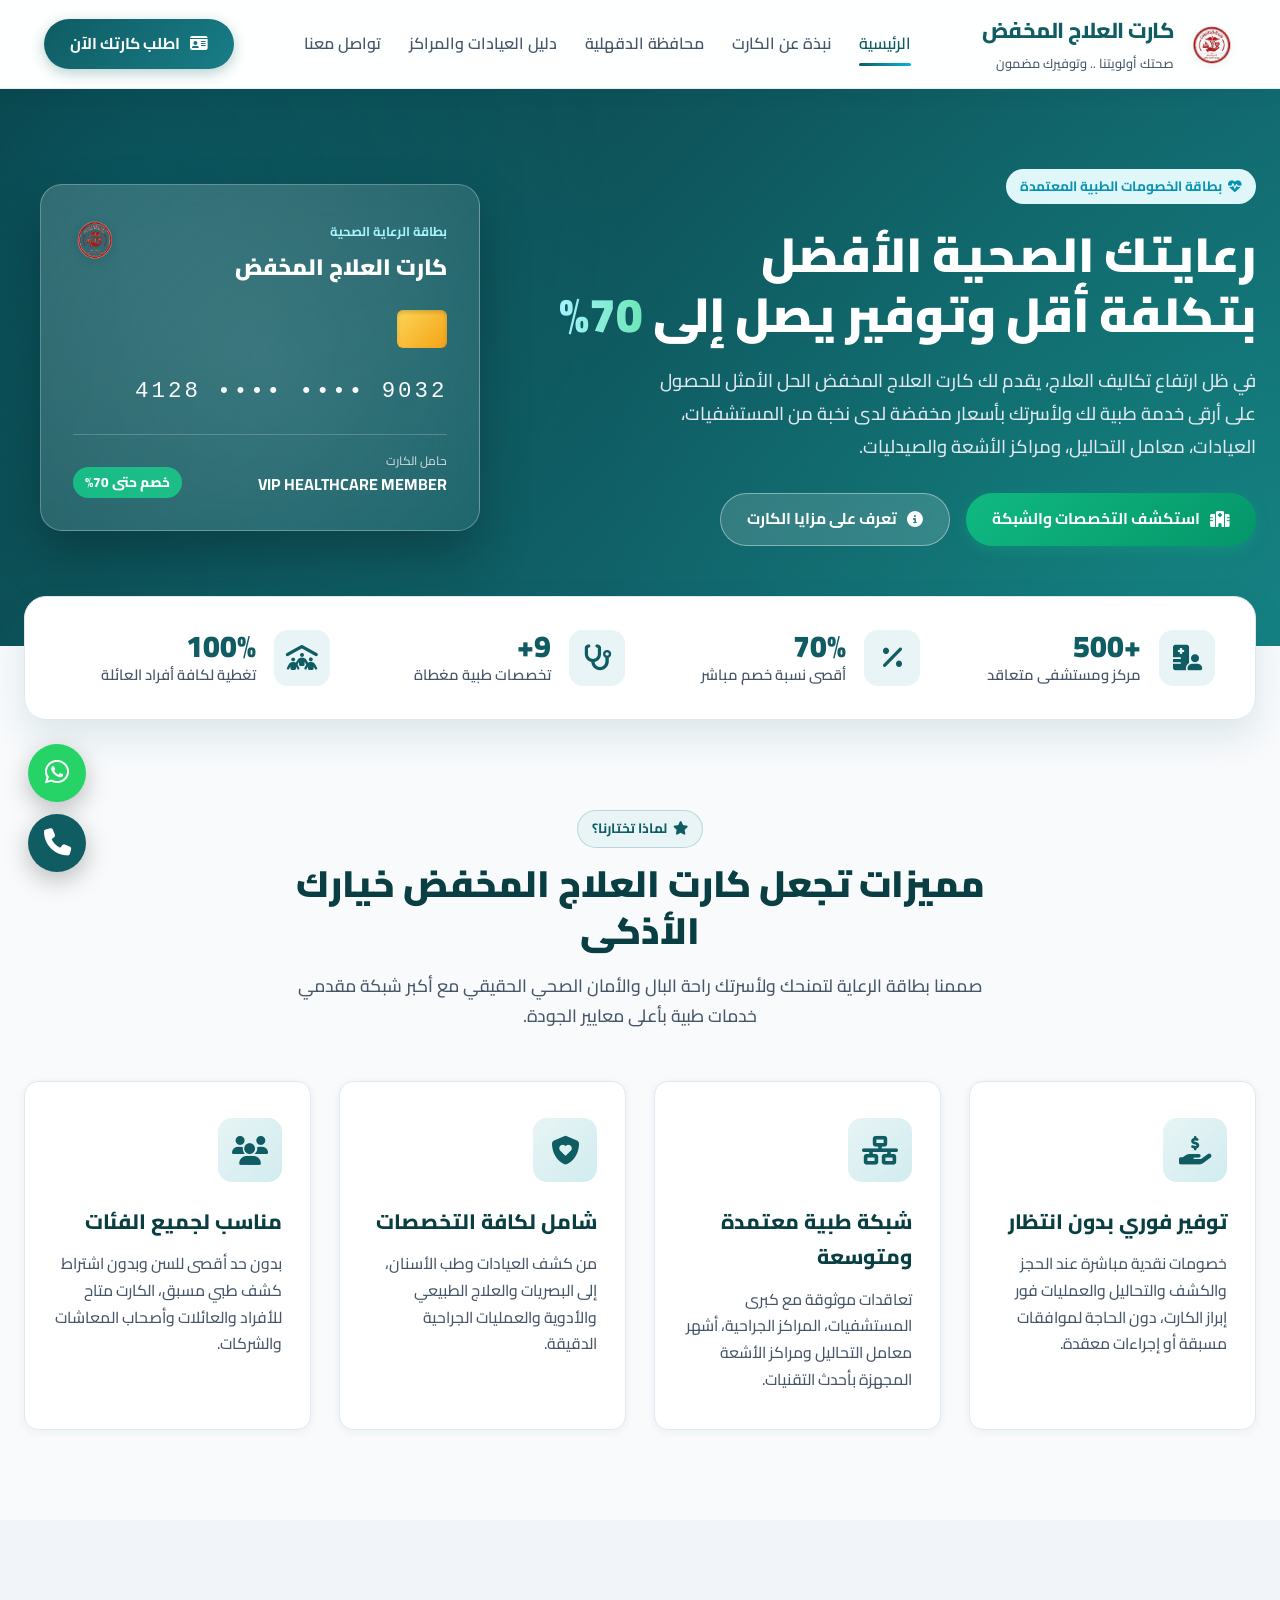
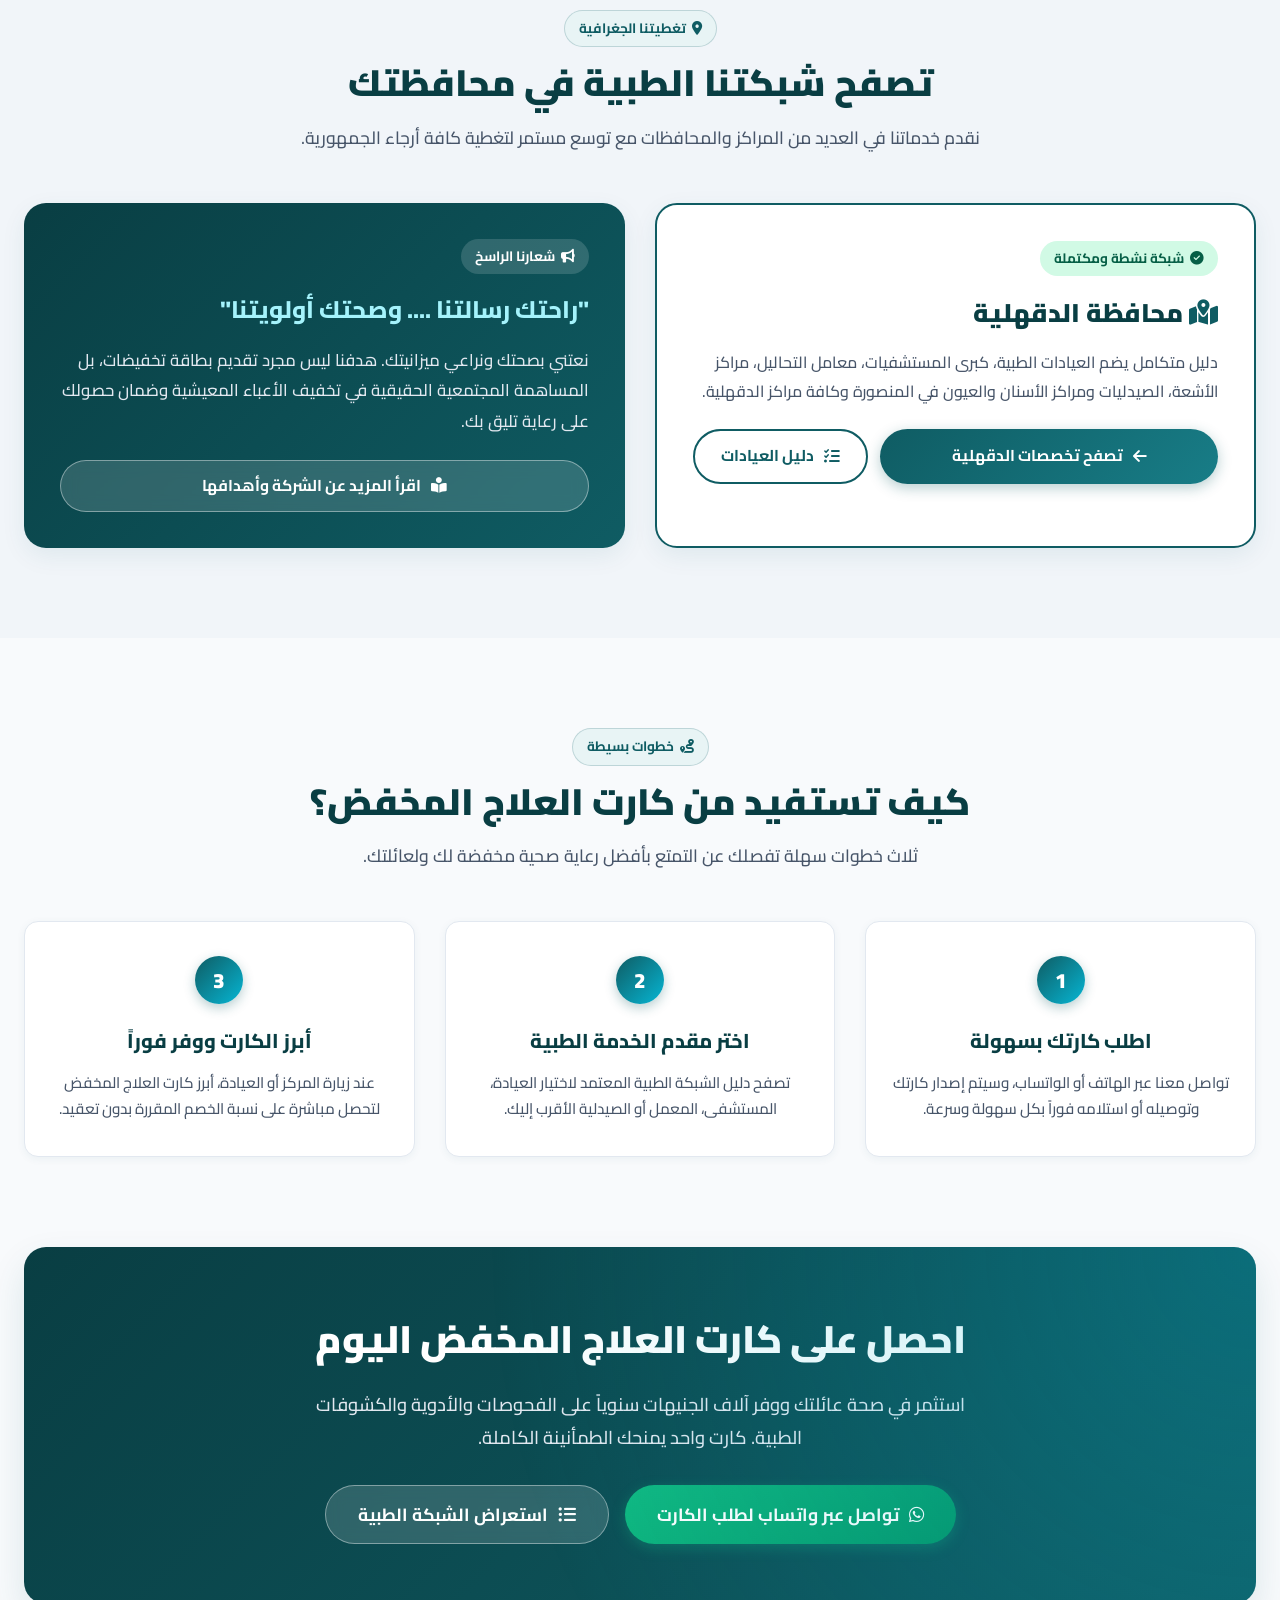
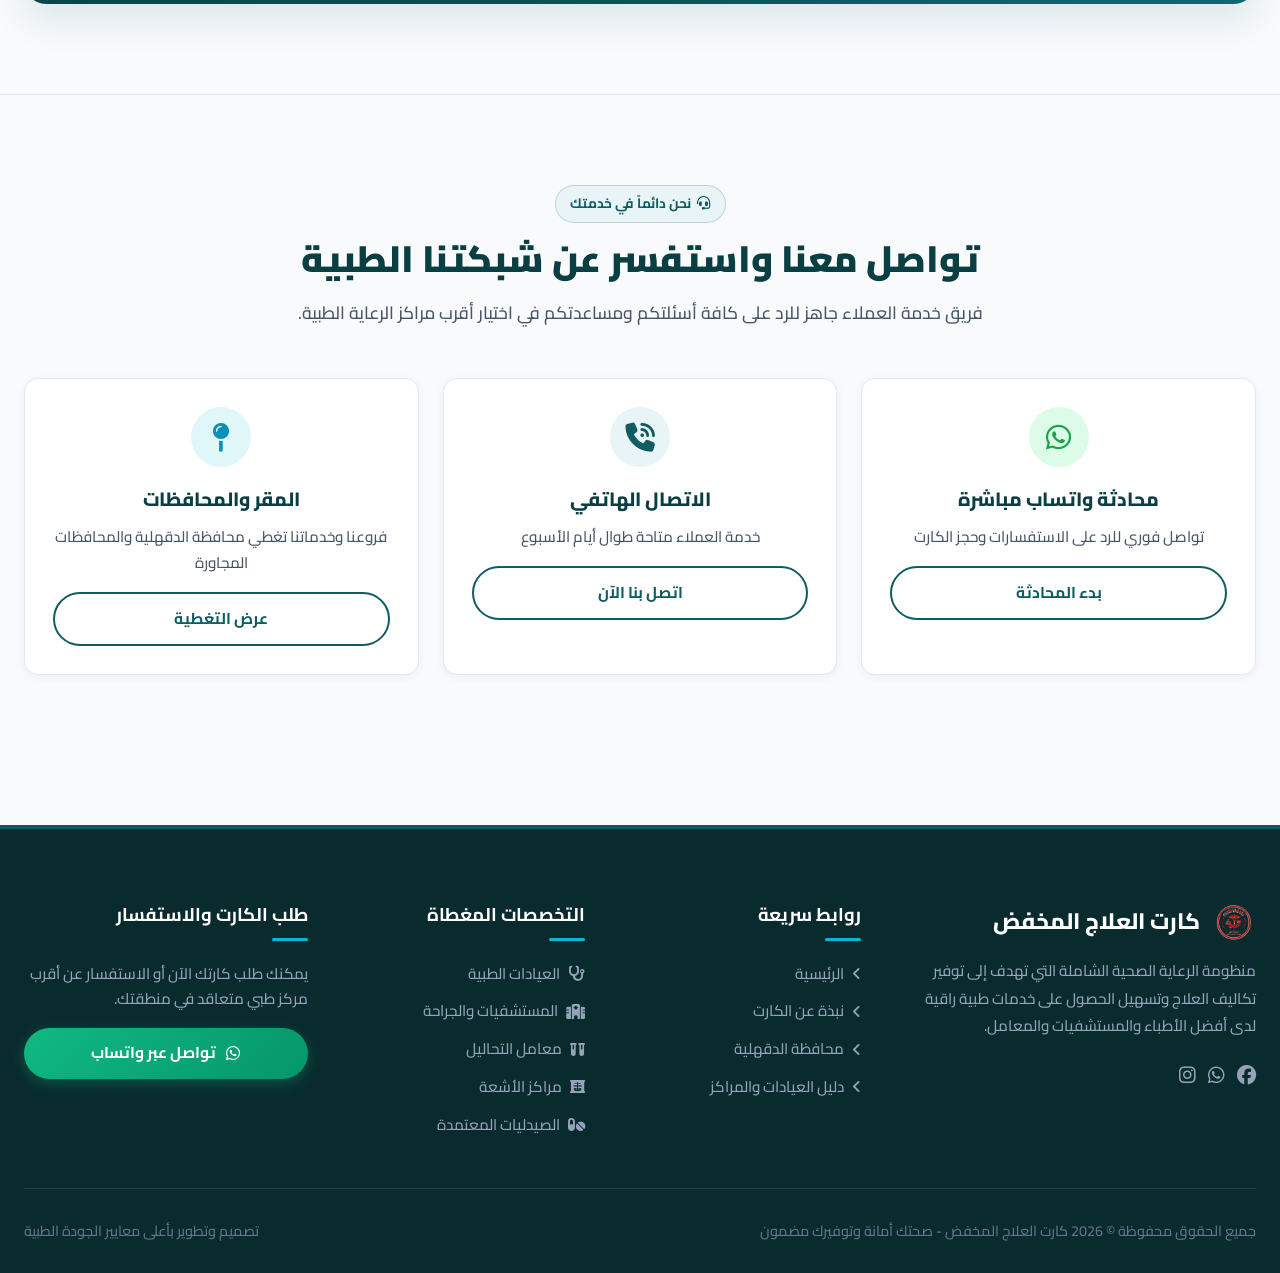
<file: index.html>
<!DOCTYPE html>
<html lang="ar" dir="rtl">
<head>
    <meta charset="UTF-8">
    <meta name="viewport" content="width=device-width, initial-scale=1.0">
    <title>كارت العلاج المخفض | بطاقة الخصومات والرعاية الطبية الشاملة</title>
    <meta name="description" content="كارت العلاج المخفض يوفر لك ولأسرتك خصومات طبية حقيقية تصل إلى 70% في المستشفيات والعيادات ومعامل التحاليل ومراكز الأشعة والصيدليات.">
    
    <!-- Google Fonts: Cairo -->
    <link rel="preconnect" href="https://fonts.googleapis.com">
    <link rel="preconnect" href="https://fonts.gstatic.com" crossorigin>
    <link href="https://fonts.googleapis.com/css2?family=Cairo:wght@400;500;600;700;800;900&display=swap" rel="stylesheet">
    
    <!-- Font Awesome Icons -->
    <link rel="stylesheet" href="https://cdnjs.cloudflare.com/ajax/libs/font-awesome/6.5.1/css/all.min.css">
    
    <!-- Custom Design System -->
    <link rel="stylesheet" href="c.css">
    <link rel="shortcut icon" href="WhatsApp_Image_2026-07-04_at_2.00.04_PM-removebg-preview.png" type="image/png">
</head>
<body>

    <!-- Header & Navigation -->
    <header>
        <nav>
            <a href="index.html" class="brand-wrapper">
                <img src="WhatsApp_Image_2026-07-04_at_2.00.04_PM-removebg-preview.png" alt="شعار كارت العلاج المخفض" class="brand-logo">
                <div>
                    <h1 class="brand-title">كارت العلاج المخفض</h1>
                    <span class="brand-subtitle">صحتك أولويتنا .. وتوفيرك مضمون</span>
                </div>
            </a>
            
            <ul class="nav-links">
                <li><a class="nav-link active" href="index.html">الرئيسية</a></li>
                <li><a class="nav-link" href="w.html">نبذة عن الكارت</a></li>
                <li><a class="nav-link" href="ff.html">محافظة الدقهلية</a></li>
                <li><a class="nav-link" href="rr.html">دليل العيادات والمراكز</a></li>
                <li><a class="nav-link" href="#contact">تواصل معنا</a></li>
            </ul>

            <div class="nav-actions">
                <a href="#order" class="btn btn-primary">
                    <i class="fa-solid fa-id-card"></i> اطلب كارتك الآن
                </a>
            </div>
        </nav>
    </header>

    <!-- Hero Section -->
    <section class="hero-section">
        <div class="hero-container">
            <div class="hero-content">
                <span class="badge badge-accent">
                    <i class="fa-solid fa-heart-pulse"></i> بطاقة الخصومات الطبية المعتمدة
                </span>
                <h1 class="hero-title">
                    رعايتك الصحية الأفضل<br>
                    بتكلفة أقل وتوفير يصل إلى <span>70%</span>
                </h1>
                <p class="hero-desc">
                    في ظل ارتفاع تكاليف العلاج، يقدم لك كارت العلاج المخفض الحل الأمثل للحصول على أرقى خدمة طبية لك ولأسرتك بأسعار مخفضة لدى نخبة من المستشفيات، العيادات، معامل التحاليل، ومراكز الأشعة والصيدليات.
                </p>
                <div class="hero-actions">
                    <a href="ff.html" class="btn btn-accent">
                        <i class="fa-solid fa-hospital"></i> استكشف التخصصات والشبكة
                    </a>
                    <a href="w.html" class="btn btn-outline-light">
                        <i class="fa-solid fa-circle-info"></i> تعرف على مزايا الكارت
                    </a>
                </div>
            </div>

            <!-- Card Visual Mockup -->
            <div class="hero-card-preview">
                <div class="card-mockup">
                    <div class="card-mockup-header">
                        <div>
                            <span style="font-size: 0.8rem; color: #A5F3FC; font-weight: 700;">بطاقة الرعاية الصحية</span>
                            <h3 style="font-size: 1.4rem; color: #FFFFFF; font-weight: 900; margin-top: 4px;">كارت العلاج المخفض</h3>
                        </div>
                        <img src="WhatsApp_Image_2026-07-04_at_2.00.04_PM-removebg-preview.png" style="width: 44px; height: 44px; filter: drop-shadow(0 2px 4px rgba(0,0,0,0.2));" alt="Logo">
                    </div>
                    <div class="card-chip"></div>
                    <div class="card-mockup-number">
                        <span>4128</span> <span>••••</span> <span>••••</span> <span>9032</span>
                    </div>
                    <div class="card-mockup-footer">
                        <div>
                            <span style="font-size: 0.75rem; color: #CBD5E1; display: block;">حامل الكارت</span>
                            <span class="card-holder-name">VIP HEALTHCARE MEMBER</span>
                        </div>
                        <span class="card-discount-tag">خصم حتى 70%</span>
                    </div>
                </div>
            </div>
        </div>
    </section>

    <!-- Stats Banner -->
    <section class="stats-section">
        <div class="stats-container">
            <div class="stat-item">
                <div class="stat-icon"><i class="fa-solid fa-hospital-user"></i></div>
                <div>
                    <div class="stat-number">+500</div>
                    <div class="stat-label">مركز ومستشفى متعاقد</div>
                </div>
            </div>
            <div class="stat-item">
                <div class="stat-icon"><i class="fa-solid fa-percent"></i></div>
                <div>
                    <div class="stat-number">70%</div>
                    <div class="stat-label">أقصى نسبة خصم مباشر</div>
                </div>
            </div>
            <div class="stat-item">
                <div class="stat-icon"><i class="fa-solid fa-stethoscope"></i></div>
                <div>
                    <div class="stat-number">9+</div>
                    <div class="stat-label">تخصصات طبية مغطاة</div>
                </div>
            </div>
            <div class="stat-item">
                <div class="stat-icon"><i class="fa-solid fa-people-roof"></i></div>
                <div>
                    <div class="stat-number">100%</div>
                    <div class="stat-label">تغطية لكافة أفراد العائلة</div>
                </div>
            </div>
        </div>
    </section>

    <!-- Features Section -->
    <section class="section">
        <div class="section-container">
            <div class="section-header">
                <span class="badge badge-teal"><i class="fa-solid fa-star"></i> لماذا تختارنا؟</span>
                <h2 class="section-title">مميزات تجعل كارت العلاج المخفض خيارك الأذكى</h2>
                <p class="section-subtitle">
                    صممنا بطاقة الرعاية لتمنحك ولأسرتك راحة البال والأمان الصحي الحقيقي مع أكبر شبكة مقدمي خدمات طبية بأعلى معايير الجودة.
                </p>
            </div>

            <div class="features-grid">
                <div class="feature-card">
                    <div class="feature-icon-wrapper"><i class="fa-solid fa-hand-holding-dollar"></i></div>
                    <h3 class="feature-card-title">توفير فوري بدون انتظار</h3>
                    <p class="feature-card-desc">
                        خصومات نقدية مباشرة عند الحجز والكشف والتحاليل والعمليات فور إبراز الكارت، دون الحاجة لموافقات مسبقة أو إجراءات معقدة.
                    </p>
                </div>

                <div class="feature-card">
                    <div class="feature-icon-wrapper"><i class="fa-solid fa-network-wired"></i></div>
                    <h3 class="feature-card-title">شبكة طبية معتمدة ومتوسعة</h3>
                    <p class="feature-card-desc">
                        تعاقدات موثوقة مع كبرى المستشفيات، المراكز الجراحية، أشهر معامل التحاليل ومراكز الأشعة المجهزة بأحدث التقنيات.
                    </p>
                </div>

                <div class="feature-card">
                    <div class="feature-icon-wrapper"><i class="fa-solid fa-shield-heart"></i></div>
                    <h3 class="feature-card-title">شامل لكافة التخصصات</h3>
                    <p class="feature-card-desc">
                        من كشف العيادات وطب الأسنان، إلى البصريات والعلاج الطبيعي والأدوية والعمليات الجراحية الدقيقة.
                    </p>
                </div>

                <div class="feature-card">
                    <div class="feature-icon-wrapper"><i class="fa-solid fa-users"></i></div>
                    <h3 class="feature-card-title">مناسب لجميع الفئات</h3>
                    <p class="feature-card-desc">
                        بدون حد أقصى للسن وبدون اشتراط كشف طبي مسبق، الكارت متاح للأفراد والعائلات وأصحاب المعاشات والشركات.
                    </p>
                </div>
            </div>
        </div>
    </section>

    <!-- Network / Governorate Section -->
    <section class="section" style="background-color: #F1F5F9;">
        <div class="section-container">
            <div class="section-header">
                <span class="badge badge-teal"><i class="fa-solid fa-location-dot"></i> تغطيتنا الجغرافية</span>
                <h2 class="section-title">تصفح شبكتنا الطبية في محافظتك</h2>
                <p class="section-subtitle">نقدم خدماتنا في العديد من المراكز والمحافظات مع توسع مستمر لتغطية كافة أرجاء الجمهورية.</p>
            </div>

            <div style="display: grid; grid-template-columns: repeat(auto-fit, minmax(320px, 1fr)); gap: 30px;">
                <!-- Dakahlia Governorate Active Card -->
                <div style="background: white; border-radius: var(--radius-lg); padding: 36px; border: 2px solid var(--primary); box-shadow: var(--shadow-md); position: relative;">
                    <span class="badge badge-green" style="margin-bottom: 16px;"><i class="fa-solid fa-circle-check"></i> شبكة نشطة ومكتملة</span>
                    <h3 style="font-size: 1.6rem; font-weight: 900; color: var(--primary-dark); margin-bottom: 12px;">
                        <i class="fa-solid fa-map-location-dot" style="color: var(--primary);"></i> محافظة الدقهلية
                    </h3>
                    <p style="color: var(--text-secondary); margin-bottom: 24px; line-height: 1.8;">
                        دليل متكامل يضم العيادات الطبية، كبرى المستشفيات، معامل التحاليل، مراكز الأشعة، الصيدليات ومراكز الأسنان والعيون في المنصورة وكافة مراكز الدقهلية.
                    </p>
                    <div style="display: flex; gap: 12px; flex-wrap: wrap;">
                        <a href="ff.html" class="btn btn-primary" style="flex: 1;">
                            <i class="fa-solid fa-arrow-left"></i> تصفح تخصصات الدقهلية
                        </a>
                        <a href="rr.html" class="btn btn-secondary">
                            <i class="fa-solid fa-list-check"></i> دليل العيادات
                        </a>
                    </div>
                </div>

                <!-- Company Mission Quote Card -->
                <div style="background: linear-gradient(135deg, var(--primary-dark), var(--primary)); color: white; border-radius: var(--radius-lg); padding: 36px; box-shadow: var(--shadow-md); display: flex; flex-direction: column; justify-content: space-between;">
                    <div>
                        <span class="badge badge-teal" style="background: rgba(255,255,255,0.15); color: white; border: none; margin-bottom: 16px;">
                            <i class="fa-solid fa-bullhorn"></i> شعارنا الراسخ
                        </span>
                        <h3 style="font-size: 1.5rem; font-weight: 800; color: #A5F3FC; margin-bottom: 14px;">
                            "راحتك رسالتنا .... وصحتك أولويتنا"
                        </h3>
                        <p style="color: #E2E8F0; font-size: 1.05rem; line-height: 1.8;">
                            نعتني بصحتك ونراعي ميزانيتك. هدفنا ليس مجرد تقديم بطاقة تخفيضات، بل المساهمة المجتمعية الحقيقية في تخفيف الأعباء المعيشية وضمان حصولك على رعاية تليق بك.
                        </p>
                    </div>
                    <div style="margin-top: 24px;">
                        <a href="w.html" class="btn btn-outline-light" style="width: 100%;">
                            <i class="fa-solid fa-book-open-reader"></i> اقرأ المزيد عن الشركة وأهدافها
                        </a>
                    </div>
                </div>
            </div>
        </div>
    </section>

    <!-- How It Works Section -->
    <section class="section">
        <div class="section-container">
            <div class="section-header">
                <span class="badge badge-teal"><i class="fa-solid fa-route"></i> خطوات بسيطة</span>
                <h2 class="section-title">كيف تستفيد من كارت العلاج المخفض؟</h2>
                <p class="section-subtitle">ثلاث خطوات سهلة تفصلك عن التمتع بأفضل رعاية صحية مخفضة لك ولعائلتك.</p>
            </div>

            <div class="steps-grid">
                <div class="step-card">
                    <div class="step-badge">1</div>
                    <h3 class="step-title">اطلب كارتك بسهولة</h3>
                    <p class="step-desc">تواصل معنا عبر الهاتف أو الواتساب، وسيتم إصدار كارتك وتوصيله أو استلامه فوراً بكل سهولة وسرعة.</p>
                </div>

                <div class="step-card">
                    <div class="step-badge">2</div>
                    <h3 class="step-title">اختر مقدم الخدمة الطبية</h3>
                    <p class="step-desc">تصفح دليل الشبكة الطبية المعتمد لاختيار العيادة، المستشفى، المعمل أو الصيدلية الأقرب إليك.</p>
                </div>

                <div class="step-card">
                    <div class="step-badge">3</div>
                    <h3 class="step-title">أبرز الكارت ووفر فوراً</h3>
                    <p class="step-desc">عند زيارة المركز أو العيادة، أبرز كارت العلاج المخفض لتحصل مباشرة على نسبة الخصم المقررة بدون تعقيد.</p>
                </div>
            </div>
        </div>
    </section>

    <!-- Call to Action Banner -->
    <section class="section" id="order" style="padding-top: 0;">
        <div class="section-container">
            <div class="cta-banner">
                <h2 class="cta-title">احصل على كارت العلاج المخفض اليوم</h2>
                <p class="cta-desc">
                    استثمر في صحة عائلتك ووفر آلاف الجنيهات سنوياً على الفحوصات والأدوية والكشوفات الطبية. كارت واحد يمنحك الطمأنينة الكاملة.
                </p>
                <div class="cta-buttons">
                    <a href="https://wa.me/201000000000?text=مرحباً،%20أود%20الاستفسار%20عن%20طلب%20كارت%20العلاج%20المخفض" target="_blank" class="btn btn-accent" style="font-size: 1.1rem; padding: 14px 32px;">
                        <i class="fa-brands fa-whatsapp"></i> تواصل عبر واتساب لطلب الكارت
                    </a>
                    <a href="ff.html" class="btn btn-outline-light" style="font-size: 1.1rem; padding: 14px 32px;">
                        <i class="fa-solid fa-list-ul"></i> استعراض الشبكة الطبية
                    </a>
                </div>
            </div>
        </div>
    </section>

    <!-- Contact & Info Section -->
    <section class="section" id="contact" style="background: #F8FAFC; border-top: 1px solid var(--border-light);">
        <div class="section-container">
            <div class="section-header">
                <span class="badge badge-teal"><i class="fa-solid fa-headset"></i> نحن دائماً في خدمتك</span>
                <h2 class="section-title">تواصل معنا واستفسر عن شبكتنا الطبية</h2>
                <p class="section-subtitle">فريق خدمة العملاء جاهز للرد على كافة أسئلتكم ومساعدتكم في اختيار أقرب مراكز الرعاية الطبية.</p>
            </div>

            <div style="display: grid; grid-template-columns: repeat(auto-fit, minmax(260px, 1fr)); gap: 24px;">
                <div style="background: white; padding: 28px; border-radius: var(--radius-md); text-align: center; border: 1px solid var(--border-light); box-shadow: var(--shadow-sm);">
                    <div style="width: 60px; height: 60px; border-radius: var(--radius-full); background: #DCFCE7; color: #16A34A; display: flex; align-items: center; justify-content: center; font-size: 1.8rem; margin: 0 auto 16px;">
                        <i class="fa-brands fa-whatsapp"></i>
                    </div>
                    <h4 style="font-size: 1.2rem; font-weight: 800; color: var(--primary-dark); margin-bottom: 8px;">محادثة واتساب مباشرة</h4>
                    <p style="color: var(--text-secondary); margin-bottom: 16px; font-size: 0.95rem;">تواصل فوري للرد على الاستفسارات وحجز الكارت</p>
                    <a href="https://wa.me/201013984024?text=ممكن حضرتك الاستعلام عن كرت العلاج المنخفض" target="_blank" class="btn btn-secondary" style="width: 100%;">
                        بدء المحادثة
                    </a>
                </div>

                <div style="background: white; padding: 28px; border-radius: var(--radius-md); text-align: center; border: 1px solid var(--border-light); box-shadow: var(--shadow-sm);">
                    <div style="width: 60px; height: 60px; border-radius: var(--radius-full); background: var(--primary-surface); color: var(--primary); display: flex; align-items: center; justify-content: center; font-size: 1.8rem; margin: 0 auto 16px;">
                        <i class="fa-solid fa-phone-volume"></i>
                    </div>
                    <h4 style="font-size: 1.2rem; font-weight: 800; color: var(--primary-dark); margin-bottom: 8px;">الاتصال الهاتفي</h4>
                    <p style="color: var(--text-secondary); margin-bottom: 16px; font-size: 0.95rem;">خدمة العملاء متاحة طوال أيام الأسبوع</p>
                    <a href="201013984024" class="btn btn-secondary" style="width: 100%;">
                        اتصل بنا الآن
                    </a>
                </div>

                <div style="background: white; padding: 28px; border-radius: var(--radius-md); text-align: center; border: 1px solid var(--border-light); box-shadow: var(--shadow-sm);">
                    <div style="width: 60px; height: 60px; border-radius: var(--radius-full); background: var(--accent-light); color: var(--accent-hover); display: flex; align-items: center; justify-content: center; font-size: 1.8rem; margin: 0 auto 16px;">
                        <i class="fa-solid fa-map-pin"></i>
                    </div>
                    <h4 style="font-size: 1.2rem; font-weight: 800; color: var(--primary-dark); margin-bottom: 8px;">المقر والمحافظات</h4>
                    <p style="color: var(--text-secondary); margin-bottom: 16px; font-size: 0.95rem;">فروعنا وخدماتنا تغطي محافظة الدقهلية والمحافظات المجاورة</p>
                    <a href="ff.html" class="btn btn-secondary" style="width: 100%;">
                        عرض التغطية
                    </a>
                </div>
            </div>
        </div>
    </section>

    <!-- Footer -->
    <footer>
        <div class="footer-container">
            <div class="footer-brand">
                <div style="display: flex; align-items: center; gap: 12px; margin-bottom: 14px;">
                    <img src="WhatsApp_Image_2026-07-04_at_2.00.04_PM-removebg-preview.png" style="width: 44px; height: 44px; object-fit: contain;" alt="Logo">
                    <h3 style="margin: 0;">كارت العلاج المخفض</h3>
                </div>
                <p>
                    منظومة الرعاية الصحية الشاملة التي تهدف إلى توفير تكاليف العلاج وتسهيل الحصول على خدمات طبية راقية لدى أفضل الأطباء والمستشفيات والمعامل.
                </p>
                <div style="display: flex; gap: 12px; font-size: 1.2rem;">
                    <a href="https://www.facebook.com/profile.php?id=100074672422358&locale=ar_AR" style="color: #94A3B8;"><i class="fa-brands fa-facebook"></i></a>
                    <a href="https://wa.me/201013984024" style="color: #94A3B8;"><i class="fa-brands fa-whatsapp"></i></a>
                    <a href="https://www.instagram.com/tofaha_romanse/" style="color: #94A3B8;"><i class="fa-brands fa-instagram"></i></a>
                </div>
            </div>

            <div class="footer-col">
                <h4>روابط سريعة</h4>
                <ul class="footer-links">
                    <li><a href="index.html" class="footer-link"><i class="fa-solid fa-angle-left"></i> الرئيسية</a></li>
                    <li><a href="w.html" class="footer-link"><i class="fa-solid fa-angle-left"></i> نبذة عن الكارت</a></li>
                    <li><a href="ff.html" class="footer-link"><i class="fa-solid fa-angle-left"></i> محافظة الدقهلية</a></li>
                    <li><a href="rr.html" class="footer-link"><i class="fa-solid fa-angle-left"></i> دليل العيادات والمراكز</a></li>
                </ul>
            </div>

            <div class="footer-col">
                <h4>التخصصات المغطاة</h4>
                <ul class="footer-links">
                    <li><a href="ff.html" class="footer-link"><i class="fa-solid fa-stethoscope"></i> العيادات الطبية</a></li>
                    <li><a href="ff.html" class="footer-link"><i class="fa-solid fa-hospital"></i> المستشفيات والجراحة</a></li>
                    <li><a href="ff.html" class="footer-link"><i class="fa-solid fa-vials"></i> معامل التحاليل</a></li>
                    <li><a href="ff.html" class="footer-link"><i class="fa-solid fa-x-ray"></i> مراكز الأشعة</a></li>
                    <li><a href="ff.html" class="footer-link"><i class="fa-solid fa-pills"></i> الصيدليات المعتمدة</a></li>
                </ul>
            </div>

            <div class="footer-col">
                <h4>طلب الكارت والاستفسار</h4>
                <p style="font-size: 0.95rem; color: #94A3B8; margin-bottom: 16px;">
                    يمكنك طلب كارتك الآن أو الاستفسار عن أقرب مركز طبي متعاقد في منطقتك.
                </p>
                <a href="https://wa.me/201000000000" target="_blank" class="btn btn-accent" style="width: 100%;">
                    <i class="fa-brands fa-whatsapp"></i> تواصل عبر واتساب
                </a>
            </div>
        </div>

        <div class="footer-bottom">
            <div>جميع الحقوق محفوظة &copy; 2026 كارت العلاج المخفض - صحتك أمانة وتوفيرك مضمون</div>
            <div>تصميم وتطوير بأعلى معايير الجودة الطبية</div>
        </div>
    </footer>

    <!-- Floating Action Buttons -->
    <div class="floating-actions">
        <a href="https://wa.me/201000000000?text=مرحباً،%20أود%20الاستفسار%20عن%20كارت%20العلاج%20المخفض" target="_blank" class="floating-btn floating-whatsapp" title="تواصل عبر واتساب">
            <i class="fa-brands fa-whatsapp"></i>
            <span class="floating-tooltip">محادثة واتساب فورية</span>
        </a>
        <a href="tel:01000000000" class="floating-btn floating-call" title="اتصل بنا">
            <i class="fa-solid fa-phone"></i>
            <span class="floating-tooltip">اتصال مباشر</span>
        </a>
    </div>

</body>
</html>
</file>
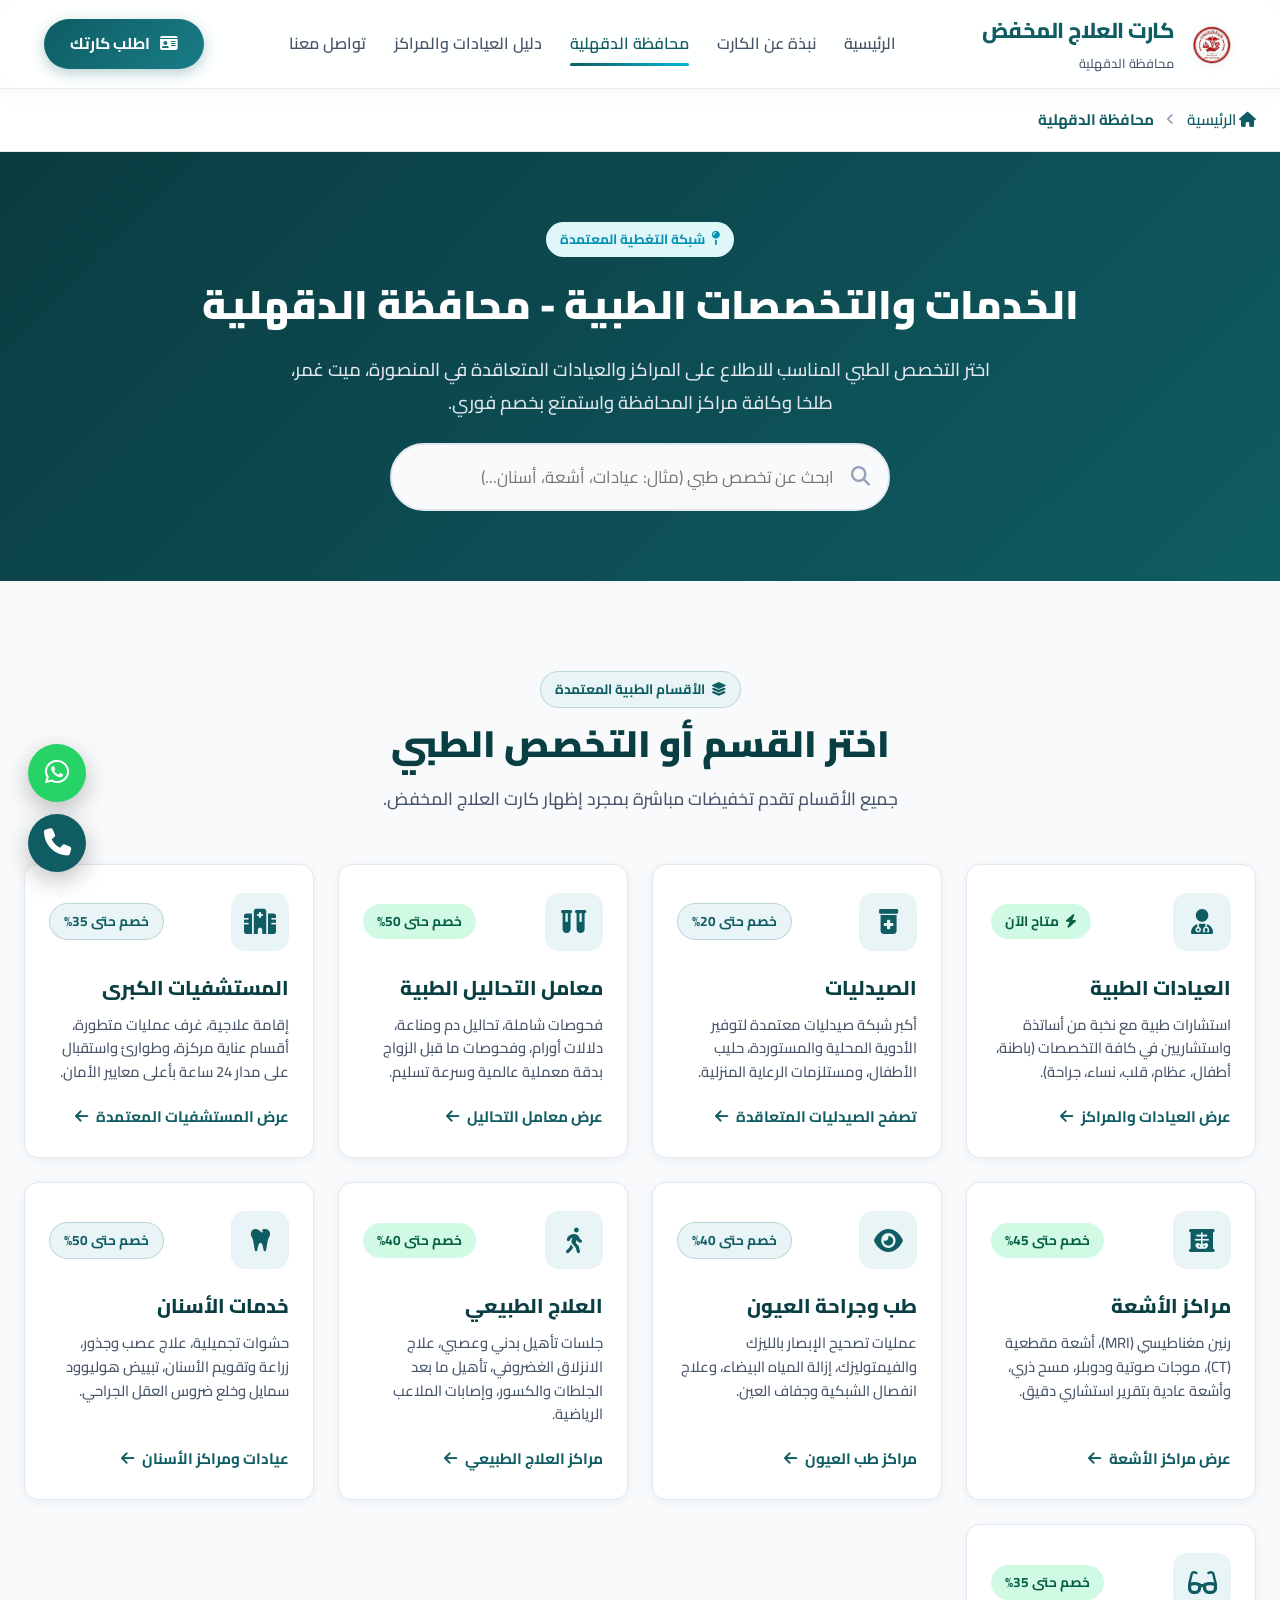
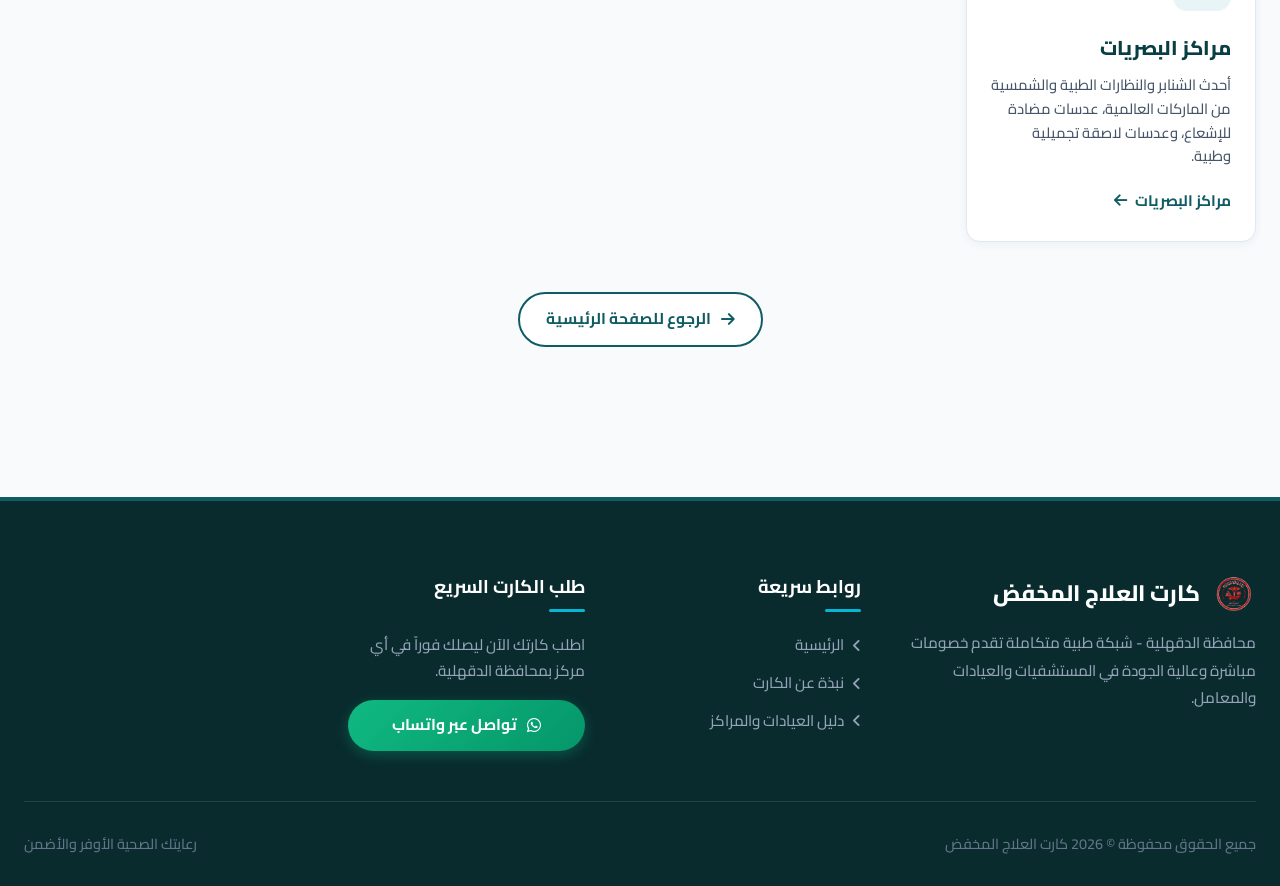
<file: ff.html>
<!DOCTYPE html>
<html lang="ar" dir="rtl">
<head>
    <meta charset="UTF-8">
    <meta name="viewport" content="width=device-width, initial-scale=1.0">
    <title>محافظة الدقهلية - شبكة التخصصات الطبية | كارت العلاج المخفض</title>
    <meta name="description" content="دليل التخصصات والخدمات الطبية المعتمدة في محافظة الدقهلية مع كارت العلاج المخفض: عيادات، مستشفيات، معامل، صيدليات ومراكز أشعة.">
    
    <!-- Google Fonts: Cairo -->
    <link rel="preconnect" href="https://fonts.googleapis.com">
    <link rel="preconnect" href="https://fonts.gstatic.com" crossorigin>
    <link href="https://fonts.googleapis.com/css2?family=Cairo:wght@400;500;600;700;800;900&display=swap" rel="stylesheet">
    
    <!-- Font Awesome Icons -->
    <link rel="stylesheet" href="https://cdnjs.cloudflare.com/ajax/libs/font-awesome/6.5.1/css/all.min.css">
    
    <!-- Custom Design System -->
    <link rel="stylesheet" href="c.css">
    <link rel="shortcut icon" href="WhatsApp_Image_2026-07-04_at_2.00.04_PM-removebg-preview.png" type="image/png">
</head>
<body>

    <!-- Header & Navigation -->
    <header>
        <nav>
            <a href="index.html" class="brand-wrapper">
                <img src="WhatsApp_Image_2026-07-04_at_2.00.04_PM-removebg-preview.png" alt="شعار كارت العلاج المخفض" class="brand-logo">
                <div>
                    <h2 class="brand-title">كارت العلاج المخفض</h2>
                    <span class="brand-subtitle">محافظة الدقهلية</span>
                </div>
            </a>
            
            <ul class="nav-links">
                <li><a class="nav-link" href="index.html">الرئيسية</a></li>
                <li><a class="nav-link" href="w.html">نبذة عن الكارت</a></li>
                <li><a class="nav-link active" href="ff.html">محافظة الدقهلية</a></li>
                <li><a class="nav-link" href="rr.html">دليل العيادات والمراكز</a></li>
                <li><a class="nav-link" href="index.html#contact">تواصل معنا</a></li>
            </ul>

            <div class="nav-actions">
                <a href="index.html#order" class="btn btn-primary">
                    <i class="fa-solid fa-id-card"></i> اطلب كارتك
                </a>
            </div>
        </nav>
    </header>

    <!-- Breadcrumb -->
    <div class="breadcrumb-nav">
        <ul class="breadcrumb-list">
            <li><a href="index.html"><i class="fa-solid fa-house"></i> الرئيسية</a></li>
            <li class="breadcrumb-separator"><i class="fa-solid fa-angle-left"></i></li>
            <li style="color: var(--primary); font-weight: 700;">محافظة الدقهلية</li>
        </ul>
    </div>

    <!-- Governorate Hero Banner -->
    <section class="about-hero" style="background: linear-gradient(135deg, #0A3C41, #0F5C63);">
        <div class="section-container">
            <span class="badge badge-accent" style="margin-bottom: 14px;">
                <i class="fa-solid fa-map-pin"></i> شبكة التغطية المعتمدة
            </span>
            <h1 style="font-size: 2.5rem; font-weight: 900; margin-bottom: 14px;">الخدمات والتخصصات الطبية - محافظة الدقهلية</h1>
            <p style="font-size: 1.15rem; color: #E2E8F0; max-width: 720px; margin: 0 auto 24px; line-height: 1.8;">
                اختر التخصص الطبي المناسب للاطلاع على المراكز والعيادات المتعاقدة في المنصورة، ميت غمر، طلخا وكافة مراكز المحافظة واستمتع بخصم فوري.
            </p>

            <!-- Search category input -->
            <div style="max-width: 500px; margin: 0 auto;">
                <div class="search-input-wrapper">
                    <i class="fa-solid fa-magnifying-glass search-icon"></i>
                    <input type="text" id="categorySearch" class="search-input" placeholder="ابحث عن تخصص طبي (مثال: عيادات، أشعة، أسنان...)">
                </div>
            </div>
        </div>
    </section>

    <!-- Categories Grid Section -->
    <section class="section">
        <div class="section-container">
            <div class="section-header">
                <span class="badge badge-teal"><i class="fa-solid fa-layer-group"></i> الأقسام الطبية المعتمدة</span>
                <h2 class="section-title">اختر القسم أو التخصص الطبي</h2>
                <p class="section-subtitle">جميع الأقسام تقدم تخفيضات مباشرة بمجرد إظهار كارت العلاج المخفض.</p>
            </div>

            <div class="category-grid" id="categoriesContainer">
                
                <!-- 1. العيادات الطبية -->
                <a href="rr.html" class="category-card" data-title="العيادات الطبية التخصصية استشارات دكاترة أطباء">
                    <div>
                        <div class="category-card-top">
                            <div class="category-icon">
                                <i class="fa-solid fa-user-doctor"></i>
                            </div>
                            <span class="badge badge-green"><i class="fa-solid fa-bolt"></i> متاح الآن</span>
                        </div>
                        <h3 class="category-name">العيادات الطبية</h3>
                        <p class="category-desc">
                            استشارات طبية مع نخبة من أساتذة واستشاريين في كافة التخصصات (باطنة، أطفال، عظام، قلب، نساء، جراحة).
                        </p>
                    </div>
                    <div class="category-link">
                        <span>عرض العيادات والمراكز</span>
                        <i class="fa-solid fa-arrow-left"></i>
                    </div>
                </a>

                <!-- 2. الصيدليات -->
                <a href="rr.html" class="category-card" data-title="الصيدليات علاج دواء صيدلية مستحضرات">
                    <div>
                        <div class="category-card-top">
                            <div class="category-icon">
                                <i class="fa-solid fa-prescription-bottle-medical"></i>
                            </div>
                            <span class="badge badge-teal">خصم حتى 20%</span>
                        </div>
                        <h3 class="category-name">الصيدليات</h3>
                        <p class="category-desc">
                            أكبر شبكة صيدليات معتمدة لتوفير الأدوية المحلية والمستوردة، حليب الأطفال، ومستلزمات الرعاية المنزلية.
                        </p>
                    </div>
                    <div class="category-link">
                        <span>تصفح الصيدليات المتعاقدة</span>
                        <i class="fa-solid fa-arrow-left"></i>
                    </div>
                </a>

                <!-- 3. معامل التحاليل -->
                <a href="rr.html" class="category-card" data-title="معامل التحاليل الطبية فحص دم هرمونات وراثية">
                    <div>
                        <div class="category-card-top">
                            <div class="category-icon">
                                <i class="fa-solid fa-vials"></i>
                            </div>
                            <span class="badge badge-green">خصم حتى 50%</span>
                        </div>
                        <h3 class="category-name">معامل التحاليل الطبية</h3>
                        <p class="category-desc">
                            فحوصات شاملة، تحاليل دم ومناعة، دلالات أورام، وفحوصات ما قبل الزواج بدقة معملية عالمية وسرعة تسليم.
                        </p>
                    </div>
                    <div class="category-link">
                        <span>عرض معامل التحاليل</span>
                        <i class="fa-solid fa-arrow-left"></i>
                    </div>
                </a>

                <!-- 4. المستشفيات -->
                <a href="rr.html" class="category-card" data-title="المستشفيات المراكز الجراحية عمليات طوارئ عناية">
                    <div>
                        <div class="category-card-top">
                            <div class="category-icon">
                                <i class="fa-solid fa-hospital"></i>
                            </div>
                            <span class="badge badge-teal">خصم حتى 35%</span>
                        </div>
                        <h3 class="category-name">المستشفيات الكبرى</h3>
                        <p class="category-desc">
                            إقامة علاجية، غرف عمليات متطورة، أقسام عناية مركزة، وطوارئ واستقبال على مدار 24 ساعة بأعلى معايير الأمان.
                        </p>
                    </div>
                    <div class="category-link">
                        <span>عرض المستشفيات المعتمدة</span>
                        <i class="fa-solid fa-arrow-left"></i>
                    </div>
                </a>

                <!-- 5. مراكز الأشعة -->
                <a href="rr.html" class="category-card" data-title="مراكز الأشعة رنين مغناطيسي مقطعية سونار مسح ذري">
                    <div>
                        <div class="category-card-top">
                            <div class="category-icon">
                                <i class="fa-solid fa-x-ray"></i>
                            </div>
                            <span class="badge badge-green">خصم حتى 45%</span>
                        </div>
                        <h3 class="category-name">مراكز الأشعة</h3>
                        <p class="category-desc">
                            رنين مغناطيسي (MRI)، أشعة مقطعية (CT)، موجات صوتية ودوبلر، مسح ذري، وأشعة عادية بتقرير استشاري دقيق.
                        </p>
                    </div>
                    <div class="category-link">
                        <span>عرض مراكز الأشعة</span>
                        <i class="fa-solid fa-arrow-left"></i>
                    </div>
                </a>

                <!-- 6. طب وجراحة العيون -->
                <a href="rr.html" class="category-card" data-title="طب وجراحة العيون ليزك مياه بيضاء فحص قاع نظر">
                    <div>
                        <div class="category-card-top">
                            <div class="category-icon">
                                <i class="fa-solid fa-eye"></i>
                            </div>
                            <span class="badge badge-teal">خصم حتى 40%</span>
                        </div>
                        <h3 class="category-name">طب وجراحة العيون</h3>
                        <p class="category-desc">
                            عمليات تصحيح الإبصار بالليزك والفيمتوليزك، إزالة المياه البيضاء، وعلاج انفصال الشبكية وجفاف العين.
                        </p>
                    </div>
                    <div class="category-link">
                        <span>مراكز طب العيون</span>
                        <i class="fa-solid fa-arrow-left"></i>
                    </div>
                </a>

                <!-- 7. العلاج الطبيعي والتأهيل -->
                <a href="rr.html" class="category-card" data-title="العلاج الطبيعي والتأهيل جلسات عظام غضروف اصابات ملاعب">
                    <div>
                        <div class="category-card-top">
                            <div class="category-icon">
                                <i class="fa-solid fa-person-walking"></i>
                            </div>
                            <span class="badge badge-green">خصم حتى 40%</span>
                        </div>
                        <h3 class="category-name">العلاج الطبيعي</h3>
                        <p class="category-desc">
                            جلسات تأهيل بدني وعصبي، علاج الانزلاق الغضروفي، تأهيل ما بعد الجلطات والكسور، وإصابات الملاعب الرياضية.
                        </p>
                    </div>
                    <div class="category-link">
                        <span>مراكز العلاج الطبيعي</span>
                        <i class="fa-solid fa-arrow-left"></i>
                    </div>
                </a>

                <!-- 8. خدمات وطب الأسنان -->
                <a href="rr.html" class="category-card" data-title="خدمات الأسنان حشو تبييض تقويم زراعة اسنان تنظيف">
                    <div>
                        <div class="category-card-top">
                            <div class="category-icon">
                                <i class="fa-solid fa-tooth"></i>
                            </div>
                            <span class="badge badge-teal">خصم حتى 50%</span>
                        </div>
                        <h3 class="category-name">خدمات الأسنان</h3>
                        <p class="category-desc">
                            حشوات تجميلية، علاج عصب وجذور، زراعة وتقويم الأسنان، تبييض هوليوود سمايل وخلع ضروس العقل الجراحي.
                        </p>
                    </div>
                    <div class="category-link">
                        <span>عيادات ومراكز الأسنان</span>
                        <i class="fa-solid fa-arrow-left"></i>
                    </div>
                </a>

                <!-- 9. مراكز البصريات -->
                <a href="rr.html" class="category-card" data-title="مراكز البصريات نظارات طبية شمسية عدسات لاصقة فحص نظر">
                    <div>
                        <div class="category-card-top">
                            <div class="category-icon">
                                <i class="fa-solid fa-glasses"></i>
                            </div>
                            <span class="badge badge-green">خصم حتى 35%</span>
                        </div>
                        <h3 class="category-name">مراكز البصريات</h3>
                        <p class="category-desc">
                            أحدث الشنابر والنظارات الطبية والشمسية من الماركات العالمية، عدسات مضادة للإشعاع، وعدسات لاصقة تجميلية وطبية.
                        </p>
                    </div>
                    <div class="category-link">
                        <span>مراكز البصريات</span>
                        <i class="fa-solid fa-arrow-left"></i>
                    </div>
                </a>

            </div>

            <!-- Empty state for search -->
            <div id="noResults" style="display: none; text-align: center; padding: 50px 20px;">
                <div style="font-size: 3rem; color: var(--text-muted); margin-bottom: 12px;"><i class="fa-solid fa-magnifying-glass"></i></div>
                <h3 style="font-size: 1.3rem; color: var(--text-secondary); margin-bottom: 8px;">لم نتمكن من العثور على تخصص مطابق لبحثك</h3>
                <p style="color: var(--text-muted);">يرجى التأكد من كتابة الكلمة بشكل صحيح، أو تواصل معنا لمساعدتك فوراً.</p>
            </div>

            <!-- Back to Home navigation -->
            <div style="text-align: center; margin-top: 50px;">
                <a href="index.html" class="btn btn-secondary">
                    <i class="fa-solid fa-arrow-right"></i> الرجوع للصفحة الرئيسية
                </a>
            </div>
        </div>
    </section>

    <!-- Footer -->
    <footer>
        <div class="footer-container">
            <div class="footer-brand">
                <div style="display: flex; align-items: center; gap: 12px; margin-bottom: 14px;">
                    <img src="WhatsApp_Image_2026-07-04_at_2.00.04_PM-removebg-preview.png" style="width: 44px; height: 44px; object-fit: contain;" alt="Logo">
                    <h3 style="margin: 0;">كارت العلاج المخفض</h3>
                </div>
                <p>
                    محافظة الدقهلية - شبكة طبية متكاملة تقدم خصومات مباشرة وعالية الجودة في المستشفيات والعيادات والمعامل.
                </p>
            </div>

            <div class="footer-col">
                <h4>روابط سريعة</h4>
                <ul class="footer-links">
                    <li><a href="index.html" class="footer-link"><i class="fa-solid fa-angle-left"></i> الرئيسية</a></li>
                    <li><a href="w.html" class="footer-link"><i class="fa-solid fa-angle-left"></i> نبذة عن الكارت</a></li>
                    <li><a href="rr.html" class="footer-link"><i class="fa-solid fa-angle-left"></i> دليل العيادات والمراكز</a></li>
                </ul>
            </div>

            <div class="footer-col">
                <h4>طلب الكارت السريع</h4>
                <p style="font-size: 0.95rem; color: #94A3B8; margin-bottom: 16px;">
                    اطلب كارتك الآن ليصلك فوراً في أي مركز بمحافظة الدقهلية.
                </p>
                <a href="https://wa.me/201000000000" target="_blank" class="btn btn-accent" style="width: 100%;">
                    <i class="fa-brands fa-whatsapp"></i> تواصل عبر واتساب
                </a>
            </div>
        </div>

        <div class="footer-bottom">
            <div>جميع الحقوق محفوظة &copy; 2026 كارت العلاج المخفض</div>
            <div>رعايتك الصحية الأوفر والأضمن</div>
        </div>
    </footer>

    <!-- Floating Action Buttons -->
    <div class="floating-actions">
        <a href="https://wa.me/201000000000?text=مرحباً،%20أود%20الاستفسار%20عن%20شبكة%20الدقهلية%20لكارت%20العلاج%20المخفض" target="_blank" class="floating-btn floating-whatsapp" title="تواصل عبر واتساب">
            <i class="fa-brands fa-whatsapp"></i>
            <span class="floating-tooltip">محادثة واتساب</span>
        </a>
        <a href="tel:01000000000" class="floating-btn floating-call" title="اتصل بنا">
            <i class="fa-solid fa-phone"></i>
            <span class="floating-tooltip">اتصال مباشر</span>
        </a>
    </div>

    <!-- Live Search Script -->
    <script>
        const categorySearch = document.getElementById('categorySearch');
        const categoriesContainer = document.getElementById('categoriesContainer');
        const cards = categoriesContainer.getElementsByClassName('category-card');
        const noResults = document.getElementById('noResults');

        categorySearch.addEventListener('input', function() {
            const query = this.value.trim().toLowerCase();
            let visibleCount = 0;

            Array.from(cards).forEach(card => {
                const searchData = (card.getAttribute('data-title') || '').toLowerCase();
                const textContent = card.innerText.toLowerCase();
                
                if (searchData.includes(query) || textContent.includes(query)) {
                    card.style.display = 'flex';
                    visibleCount++;
                } else {
                    card.style.display = 'none';
                }
            });

            noResults.style.display = visibleCount === 0 ? 'block' : 'none';
        });
    </script>
</body>
</html>
</file>
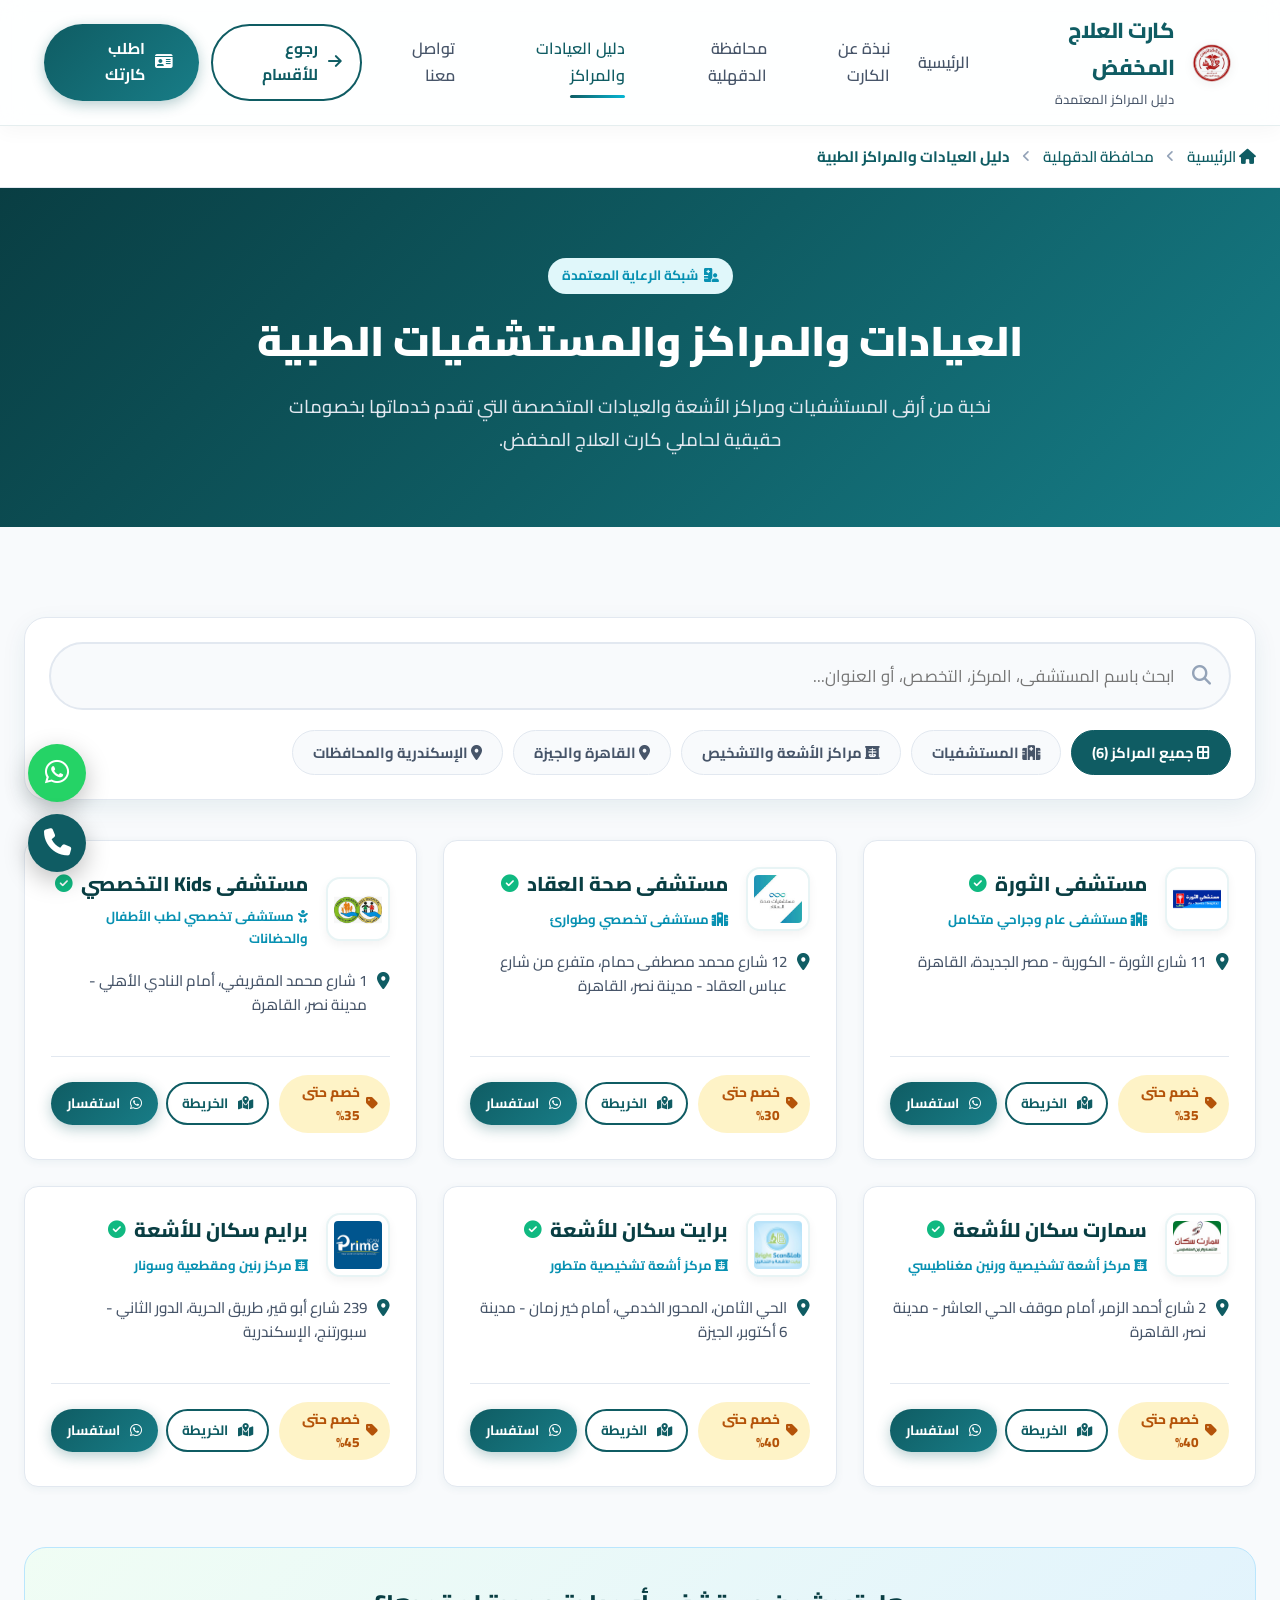
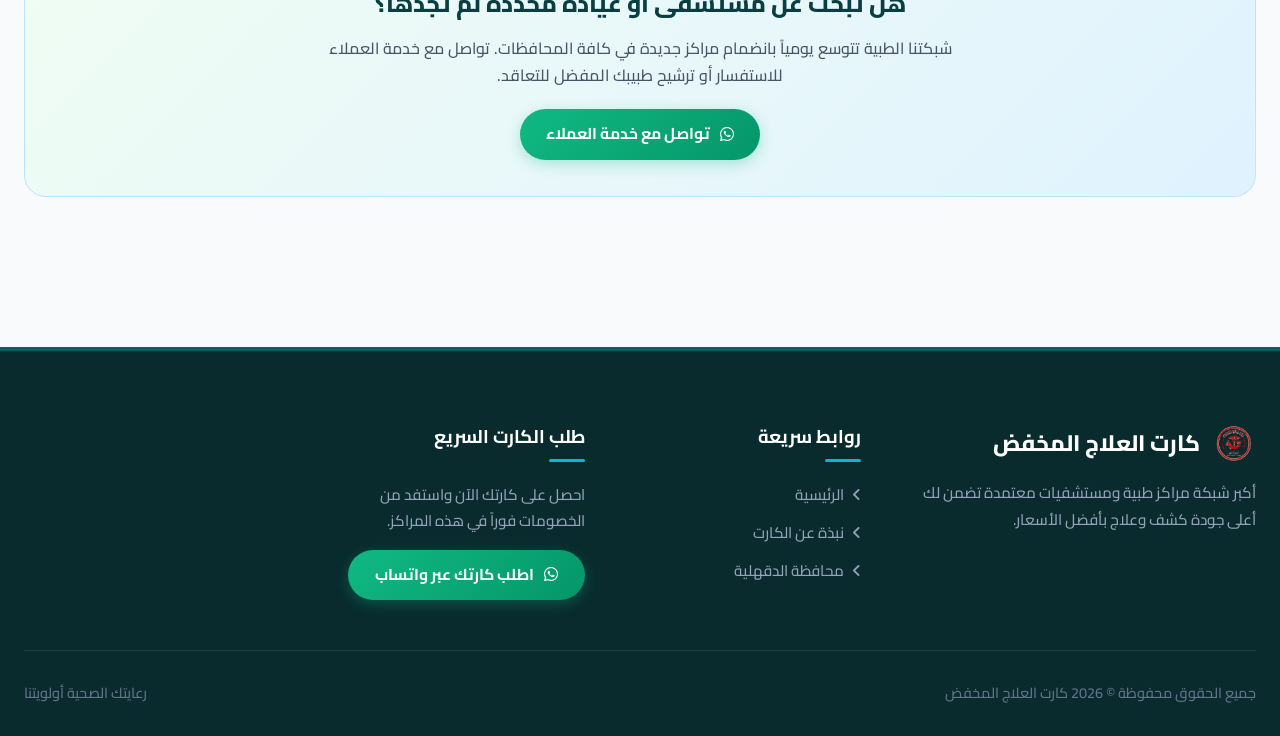
<file: rr.html>
<!DOCTYPE html>
<html lang="ar" dir="rtl">
<head>
    <meta charset="UTF-8">
    <meta name="viewport" content="width=device-width, initial-scale=1.0">
    <title>دليل العيادات والمراكز الطبية المعتمدة | كارت العلاج المخفض</title>
    <meta name="description" content="تصفح قائمة المستشفيات والعيادات ومراكز الأشعة المعتمدة ضمن شبكة كارت العلاج المخفض مع نسب الخصم المباشر والعناوين.">
    
    <!-- Google Fonts: Cairo -->
    <link rel="preconnect" href="https://fonts.googleapis.com">
    <link rel="preconnect" href="https://fonts.gstatic.com" crossorigin>
    <link href="https://fonts.googleapis.com/css2?family=Cairo:wght@400;500;600;700;800;900&display=swap" rel="stylesheet">
    
    <!-- Font Awesome Icons -->
    <link rel="stylesheet" href="https://cdnjs.cloudflare.com/ajax/libs/font-awesome/6.5.1/css/all.min.css">
    
    <!-- Custom Design System -->
    <link rel="stylesheet" href="c.css">
    <link rel="shortcut icon" href="WhatsApp_Image_2026-07-04_at_2.00.04_PM-removebg-preview.png" type="image/png">
</head>
<body>

    <!-- Header & Navigation -->
    <header>
        <nav>
            <a href="index.html" class="brand-wrapper">
                <img src="WhatsApp_Image_2026-07-04_at_2.00.04_PM-removebg-preview.png" alt="شعار كارت العلاج المخفض" class="brand-logo">
                <div>
                    <h2 class="brand-title">كارت العلاج المخفض</h2>
                    <span class="brand-subtitle">دليل المراكز المعتمدة</span>
                </div>
            </a>
            
            <ul class="nav-links">
                <li><a class="nav-link" href="index.html">الرئيسية</a></li>
                <li><a class="nav-link" href="w.html">نبذة عن الكارت</a></li>
                <li><a class="nav-link" href="ff.html">محافظة الدقهلية</a></li>
                <li><a class="nav-link active" href="rr.html">دليل العيادات والمراكز</a></li>
                <li><a class="nav-link" href="index.html#contact">تواصل معنا</a></li>
            </ul>

            <div class="nav-actions">
                <a href="ff.html" class="btn btn-secondary" style="padding: 10px 18px;">
                    <i class="fa-solid fa-arrow-right"></i> رجوع للأقسام
                </a>
                <a href="index.html#order" class="btn btn-primary">
                    <i class="fa-solid fa-id-card"></i> اطلب كارتك
                </a>
            </div>
        </nav>
    </header>

    <!-- Breadcrumb -->
    <div class="breadcrumb-nav">
        <ul class="breadcrumb-list">
            <li><a href="index.html"><i class="fa-solid fa-house"></i> الرئيسية</a></li>
            <li class="breadcrumb-separator"><i class="fa-solid fa-angle-left"></i></li>
            <li><a href="ff.html">محافظة الدقهلية</a></li>
            <li class="breadcrumb-separator"><i class="fa-solid fa-angle-left"></i></li>
            <li style="color: var(--primary); font-weight: 700;">دليل العيادات والمراكز الطبية</li>
        </ul>
    </div>

    <!-- Hero Directory Banner -->
    <section class="about-hero" style="background: linear-gradient(135deg, #093E43, #0F5C63, #167D87);">
        <div class="section-container">
            <span class="badge badge-accent" style="margin-bottom: 12px;">
                <i class="fa-solid fa-hospital-user"></i> شبكة الرعاية المعتمدة
            </span>
            <h1 style="font-size: 2.6rem; font-weight: 900; margin-bottom: 14px;">العيادات والمراكز والمستشفيات الطبية</h1>
            <p style="font-size: 1.15rem; color: #E2E8F0; max-width: 720px; margin: 0 auto; line-height: 1.8;">
                نخبة من أرقى المستشفيات ومراكز الأشعة والعيادات المتخصصة التي تقدم خدماتها بخصومات حقيقية لحاملي كارت العلاج المخفض.
            </p>
        </div>
    </section>

    <!-- Directory Controls & Listings -->
    <section class="section">
        <div class="section-container">
            
            <!-- Controls Box (Search + Tabs) -->
            <div class="directory-controls">
                <div class="search-input-wrapper">
                    <i class="fa-solid fa-magnifying-glass search-icon"></i>
                    <input type="text" id="clinicSearch" class="search-input" placeholder="ابحث باسم المستشفى، المركز، التخصص، أو العنوان...">
                </div>

                <div class="filter-tabs">
                    <button class="filter-tab active" data-filter="all">
                        <i class="fa-solid fa-border-all"></i> جميع المراكز (<span id="totalCount">6</span>)
                    </button>
                    <button class="filter-tab" data-filter="hospital">
                        <i class="fa-solid fa-hospital"></i> المستشفيات
                    </button>
                    <button class="filter-tab" data-filter="radiology">
                        <i class="fa-solid fa-x-ray"></i> مراكز الأشعة والتشخيص
                    </button>
                    <button class="filter-tab" data-filter="cairo">
                        <i class="fa-solid fa-location-dot"></i> القاهرة والجيزة
                    </button>
                    <button class="filter-tab" data-filter="alex">
                        <i class="fa-solid fa-location-dot"></i> الإسكندرية والمحافظات
                    </button>
                </div>
            </div>

            <!-- Clinics & Hospitals Grid -->
            <div class="clinics-grid" id="clinicsContainer">

                <!-- 1. مستشفى الثورة -->
                <div class="clinic-card" data-category="hospital cairo" data-search="مستشفى الثورة الكوربة مصر الجديدة كشف عمليات طوارئ">
                    <div>
                        <div class="clinic-header">
                            <div class="clinic-logo-frame">
                                <img src="Hayah_61016f6a86fafFLpMjIhY1627484010_logo-2.jpg" alt="شعار مستشفى الثورة">
                            </div>
                            <div class="clinic-title-box">
                                <h3 class="clinic-name">
                                    مستشفى الثورة
                                    <i class="fa-solid fa-circle-check verified-icon" title="مركز معتمد"></i>
                                </h3>
                                <span class="clinic-category-tag"><i class="fa-solid fa-hospital"></i> مستشفى عام وجراحي متكامل</span>
                            </div>
                        </div>
                        
                        <div style="margin: 18px 0;">
                            <div class="clinic-address">
                                <i class="fa-solid fa-location-dot"></i>
                                <span>11 شارع الثورة - الكوربة - مصر الجديدة، القاهرة</span>
                            </div>
                        </div>
                    </div>

                    <div class="clinic-footer">
                        <span class="discount-badge">
                            <i class="fa-solid fa-tag"></i> خصم حتى 35%
                        </span>
                        <div style="display: flex; gap: 8px;">
                            <a href="https://maps.google.com/?q=11+شارع+الثورة+الكوربة+مصر+الجديدة" target="_blank" class="btn btn-secondary" style="padding: 8px 14px; font-size: 0.85rem;" title="الاتجاهات على الخريطة">
                                <i class="fa-solid fa-map-location-dot"></i> الخريطة
                            </a>
                            <a href="https://wa.me/201000000000?text=أود%20الاستفسار%20عن%20خصومات%20كارت%20العلاج%20المخفض%20في%20مستشفى%20الثورة" target="_blank" class="btn btn-primary" style="padding: 8px 16px; font-size: 0.85rem;">
                                <i class="fa-brands fa-whatsapp"></i> استفسار
                            </a>
                        </div>
                    </div>
                </div>

                <!-- 2. مستشفى صحة العقاد -->
                <div class="clinic-card" data-category="hospital cairo" data-search="مستشفى صحة العقاد عباس العقاد مدينة نصر كشف تخصصات جراحة">
                    <div>
                        <div class="clinic-header">
                            <div class="clinic-logo-frame">
                                <img src="Hayah_61017bb9a59d7FGIECBKH1627487161_logo-39.jpg" alt="شعار مستشفى صحة العقاد">
                            </div>
                            <div class="clinic-title-box">
                                <h3 class="clinic-name">
                                    مستشفى صحة العقاد
                                    <i class="fa-solid fa-circle-check verified-icon" title="مركز معتمد"></i>
                                </h3>
                                <span class="clinic-category-tag"><i class="fa-solid fa-hospital"></i> مستشفى تخصصي وطوارئ</span>
                            </div>
                        </div>

                        <div style="margin: 18px 0;">
                            <div class="clinic-address">
                                <i class="fa-solid fa-location-dot"></i>
                                <span>12 شارع محمد مصطفى حمام، متفرع من شارع عباس العقاد - مدينة نصر، القاهرة</span>
                            </div>
                        </div>
                    </div>

                    <div class="clinic-footer">
                        <span class="discount-badge">
                            <i class="fa-solid fa-tag"></i> خصم حتى 30%
                        </span>
                        <div style="display: flex; gap: 8px;">
                            <a href="https://maps.google.com/?q=مستشفى+صحة+العقاد+مدينة+نصر" target="_blank" class="btn btn-secondary" style="padding: 8px 14px; font-size: 0.85rem;">
                                <i class="fa-solid fa-map-location-dot"></i> الخريطة
                            </a>
                            <a href="https://wa.me/201000000000?text=أود%20الاستفسار%20عن%20خصومات%20كارت%20العلاج%20المخفض%20في%20مستشفى%20صحة%20العقاد" target="_blank" class="btn btn-primary" style="padding: 8px 16px; font-size: 0.85rem;">
                                <i class="fa-brands fa-whatsapp"></i> استفسار
                            </a>
                        </div>
                    </div>
                </div>

                <!-- 3. مستشفى Kids التخصصي للأطفال -->
                <div class="clinic-card" data-category="hospital cairo" data-search="مستشفى كيدز Kids أطفال مبتسرين حضانات النادي الأهلي مدينة نصر المقريفي">
                    <div>
                        <div class="clinic-header">
                            <div class="clinic-logo-frame">
                                <img src="Hayah_61056fe10dad8ea4SYuj71627746273_logo-150x150.jpg" alt="شعار مستشفى Kids">
                            </div>
                            <div class="clinic-title-box">
                                <h3 class="clinic-name">
                                    مستشفى Kids التخصصي
                                    <i class="fa-solid fa-circle-check verified-icon" title="مركز معتمد"></i>
                                </h3>
                                <span class="clinic-category-tag"><i class="fa-solid fa-baby"></i> مستشفى تخصصي لطب الأطفال والحضانات</span>
                            </div>
                        </div>

                        <div style="margin: 18px 0;">
                            <div class="clinic-address">
                                <i class="fa-solid fa-location-dot"></i>
                                <span>1 شارع محمد المقريفي، أمام النادي الأهلي - مدينة نصر، القاهرة</span>
                            </div>
                        </div>
                    </div>

                    <div class="clinic-footer">
                        <span class="discount-badge">
                            <i class="fa-solid fa-tag"></i> خصم حتى 35%
                        </span>
                        <div style="display: flex; gap: 8px;">
                            <a href="https://maps.google.com/?q=مستشفى+Kids+مدينة+نصر" target="_blank" class="btn btn-secondary" style="padding: 8px 14px; font-size: 0.85rem;">
                                <i class="fa-solid fa-map-location-dot"></i> الخريطة
                            </a>
                            <a href="https://wa.me/201000000000?text=أود%20الاستفسار%20عن%20خصومات%20كارت%20العلاج%20المخفض%20في%20مستشفى%20Kids" target="_blank" class="btn btn-primary" style="padding: 8px 16px; font-size: 0.85rem;">
                                <i class="fa-brands fa-whatsapp"></i> استفسار
                            </a>
                        </div>
                    </div>
                </div>

                <!-- 4. سمارت سكان للأشعة -->
                <div class="clinic-card" data-category="radiology cairo" data-search="سمارت سكان للأشعة رنين مقطعية سونار أحمد الزمر الحي العاشر مدينة نصر">
                    <div>
                        <div class="clinic-header">
                            <div class="clinic-logo-frame">
                                <img src="Hayah_62b99a688a0e2CmkH85jD1656330856_22424313_1926262737640625_550657188253046558_o.jpg" alt="شعار سمارت سكان">
                            </div>
                            <div class="clinic-title-box">
                                <h3 class="clinic-name">
                                    سمارت سكان للأشعة
                                    <i class="fa-solid fa-circle-check verified-icon" title="مركز معتمد"></i>
                                </h3>
                                <span class="clinic-category-tag"><i class="fa-solid fa-x-ray"></i> مركز أشعة تشخيصية ورنين مغناطيسي</span>
                            </div>
                        </div>

                        <div style="margin: 18px 0;">
                            <div class="clinic-address">
                                <i class="fa-solid fa-location-dot"></i>
                                <span>2 شارع أحمد الزمر، أمام موقف الحي العاشر - مدينة نصر، القاهرة</span>
                            </div>
                        </div>
                    </div>

                    <div class="clinic-footer">
                        <span class="discount-badge">
                            <i class="fa-solid fa-tag"></i> خصم حتى 40%
                        </span>
                        <div style="display: flex; gap: 8px;">
                            <a href="https://maps.google.com/?q=سمارت+سكان+للأشعة+مدينة+نصر" target="_blank" class="btn btn-secondary" style="padding: 8px 14px; font-size: 0.85rem;">
                                <i class="fa-solid fa-map-location-dot"></i> الخريطة
                            </a>
                            <a href="https://wa.me/201000000000?text=أود%20الاستفسار%20عن%20خصومات%20كارت%20العلاج%20المخفض%20في%20سمارت%20سكان" target="_blank" class="btn btn-primary" style="padding: 8px 16px; font-size: 0.85rem;">
                                <i class="fa-brands fa-whatsapp"></i> استفسار
                            </a>
                        </div>
                    </div>
                </div>

                <!-- 5. برايت سكان للأشعة -->
                <div class="clinic-card" data-category="radiology cairo" data-search="برايت سكان للأشعة 6 اكتوبر المحور الخدمي خير زمان الحي الثامن">
                    <div>
                        <div class="clinic-header">
                            <div class="clinic-logo-frame">
                                <img src="Hayah_6224c526a20d0fUWjPhdC1646576934_bright.jpg" alt="شعار برايت سكان">
                            </div>
                            <div class="clinic-title-box">
                                <h3 class="clinic-name">
                                    برايت سكان للأشعة
                                    <i class="fa-solid fa-circle-check verified-icon" title="مركز معتمد"></i>
                                </h3>
                                <span class="clinic-category-tag"><i class="fa-solid fa-x-ray"></i> مركز أشعة تشخيصية متطور</span>
                            </div>
                        </div>

                        <div style="margin: 18px 0;">
                            <div class="clinic-address">
                                <i class="fa-solid fa-location-dot"></i>
                                <span>الحي الثامن، المحور الخدمي، أمام خير زمان - مدينة 6 أكتوبر، الجيزة</span>
                            </div>
                        </div>
                    </div>

                    <div class="clinic-footer">
                        <span class="discount-badge">
                            <i class="fa-solid fa-tag"></i> خصم حتى 40%
                        </span>
                        <div style="display: flex; gap: 8px;">
                            <a href="https://maps.google.com/?q=برايت+سكان+6+اكتوبر" target="_blank" class="btn btn-secondary" style="padding: 8px 14px; font-size: 0.85rem;">
                                <i class="fa-solid fa-map-location-dot"></i> الخريطة
                            </a>
                            <a href="https://wa.me/201000000000?text=أود%20الاستفسار%20عن%20خصومات%20كارت%20العلاج%20المخفض%20في%20برايت%20سكان" target="_blank" class="btn btn-primary" style="padding: 8px 16px; font-size: 0.85rem;">
                                <i class="fa-brands fa-whatsapp"></i> استفسار
                            </a>
                        </div>
                    </div>
                </div>

                <!-- 6. برايم سكان للأشعة -->
                <div class="clinic-card" data-category="radiology alex" data-search="برايم سكان للأشعة الاسكندرية طريق الحرية ابو قير سبورتنج">
                    <div>
                        <div class="clinic-header">
                            <div class="clinic-logo-frame">
                                <img src="Hayah_679b49875abc7PeIhH3Ji1738230151_327317889_1771981089922890_6074112367237316591_n.jpg" alt="شعار برايم سكان">
                            </div>
                            <div class="clinic-title-box">
                                <h3 class="clinic-name">
                                    برايم سكان للأشعة
                                    <i class="fa-solid fa-circle-check verified-icon" title="مركز معتمد"></i>
                                </h3>
                                <span class="clinic-category-tag"><i class="fa-solid fa-x-ray"></i> مركز رنين ومقطعية وسونار</span>
                            </div>
                        </div>

                        <div style="margin: 18px 0;">
                            <div class="clinic-address">
                                <i class="fa-solid fa-location-dot"></i>
                                <span>239 شارع أبو قير، طريق الحرية، الدور الثاني - سبورتنج، الإسكندرية</span>
                            </div>
                        </div>
                    </div>

                    <div class="clinic-footer">
                        <span class="discount-badge">
                            <i class="fa-solid fa-tag"></i> خصم حتى 45%
                        </span>
                        <div style="display: flex; gap: 8px;">
                            <a href="https://maps.google.com/?q=برايم+سكان+سبورتنج+الاسكندرية" target="_blank" class="btn btn-secondary" style="padding: 8px 14px; font-size: 0.85rem;">
                                <i class="fa-solid fa-map-location-dot"></i> الخريطة
                            </a>
                            <a href="https://wa.me/201000000000?text=أود%20الاستفسار%20عن%20خصومات%20كارت%20العلاج%20المخفض%20في%20برايم%20سكان" target="_blank" class="btn btn-primary" style="padding: 8px 16px; font-size: 0.85rem;">
                                <i class="fa-brands fa-whatsapp"></i> استفسار
                            </a>
                        </div>
                    </div>
                </div>

            </div>

            <!-- No Results message -->
            <div id="noClinicsFound" style="display: none; text-align: center; padding: 60px 20px;">
                <div style="font-size: 3.5rem; color: var(--text-muted); margin-bottom: 16px;"><i class="fa-solid fa-hospital-user"></i></div>
                <h3 style="font-size: 1.4rem; color: var(--text-secondary); margin-bottom: 10px;">لم يتم العثور على مراكز تطابق بحثك</h3>
                <p style="color: var(--text-muted); max-width: 500px; margin: 0 auto 24px;">جرب البحث بكلمات أخرى أو تصفح الأقسام من خلال التبويبات أعلاه.</p>
                <button onclick="resetFilters()" class="btn btn-secondary">إعادة ضبط البحث والفلتر</button>
            </div>

            <!-- Suggest a Clinic Box -->
            <div style="background: linear-gradient(135deg, #F0FDF4, #E0F2FE); border-radius: var(--radius-lg); padding: 36px; border: 1px solid #BAE6FD; margin-top: 60px; text-align: center;">
                <h3 style="font-size: 1.5rem; font-weight: 800; color: var(--primary-dark); margin-bottom: 10px;">
                    هل تبحث عن مستشفى أو عيادة محددة لم تجدها؟
                </h3>
                <p style="color: var(--text-secondary); max-width: 650px; margin: 0 auto 20px;">
                    شبكتنا الطبية تتوسع يومياً بانضمام مراكز جديدة في كافة المحافظات. تواصل مع خدمة العملاء للاستفسار أو ترشيح طبيبك المفضل للتعاقد.
                </p>
                <a href="https://wa.me/201000000000?text=أود%20الاستفسار%20عن%20إمكانية%20إضافة%20طبيب%20أو%20مركز%20طبي%20للشبكة" target="_blank" class="btn btn-accent">
                    <i class="fa-brands fa-whatsapp"></i> تواصل مع خدمة العملاء
                </a>
            </div>

        </div>
    </section>

    <!-- Footer -->
    <footer>
        <div class="footer-container">
            <div class="footer-brand">
                <div style="display: flex; align-items: center; gap: 12px; margin-bottom: 14px;">
                    <img src="WhatsApp_Image_2026-07-04_at_2.00.04_PM-removebg-preview.png" style="width: 44px; height: 44px; object-fit: contain;" alt="Logo">
                    <h3 style="margin: 0;">كارت العلاج المخفض</h3>
                </div>
                <p>
                    أكبر شبكة مراكز طبية ومستشفيات معتمدة تضمن لك أعلى جودة كشف وعلاج بأفضل الأسعار.
                </p>
            </div>

            <div class="footer-col">
                <h4>روابط سريعة</h4>
                <ul class="footer-links">
                    <li><a href="index.html" class="footer-link"><i class="fa-solid fa-angle-left"></i> الرئيسية</a></li>
                    <li><a href="w.html" class="footer-link"><i class="fa-solid fa-angle-left"></i> نبذة عن الكارت</a></li>
                    <li><a href="ff.html" class="footer-link"><i class="fa-solid fa-angle-left"></i> محافظة الدقهلية</a></li>
                </ul>
            </div>

            <div class="footer-col">
                <h4>طلب الكارت السريع</h4>
                <p style="font-size: 0.95rem; color: #94A3B8; margin-bottom: 16px;">
                    احصل على كارتك الآن واستفد من الخصومات فوراً في هذه المراكز.
                </p>
                <a href="https://wa.me/201000000000" target="_blank" class="btn btn-accent" style="width: 100%;">
                    <i class="fa-brands fa-whatsapp"></i> اطلب كارتك عبر واتساب
                </a>
            </div>
        </div>

        <div class="footer-bottom">
            <div>جميع الحقوق محفوظة &copy; 2026 كارت العلاج المخفض</div>
            <div>رعايتك الصحية أولويتنا</div>
        </div>
    </footer>

    <!-- Floating Action Buttons -->
    <div class="floating-actions">
        <a href="https://wa.me/201000000000?text=مرحباً،%20أود%20الاستفسار%20عن%20دليل%20المراكز%20الطبية" target="_blank" class="floating-btn floating-whatsapp" title="تواصل عبر واتساب">
            <i class="fa-brands fa-whatsapp"></i>
            <span class="floating-tooltip">محادثة واتساب</span>
        </a>
        <a href="tel:01000000000" class="floating-btn floating-call" title="اتصل بنا">
            <i class="fa-solid fa-phone"></i>
            <span class="floating-tooltip">اتصال مباشر</span>
        </a>
    </div>

    <!-- Client-side Interactive Filter & Search Script -->
    <script>
        const clinicSearch = document.getElementById('clinicSearch');
        const filterTabs = document.querySelectorAll('.filter-tab');
        const clinicsContainer = document.getElementById('clinicsContainer');
        const clinicCards = clinicsContainer.getElementsByClassName('clinic-card');
        const noClinicsFound = document.getElementById('noClinicsFound');

        let activeFilter = 'all';

        function applyFilters() {
            const query = clinicSearch.value.trim().toLowerCase();
            let count = 0;

            Array.from(clinicCards).forEach(card => {
                const searchData = (card.getAttribute('data-search') || '').toLowerCase();
                const cardText = card.innerText.toLowerCase();
                const category = card.getAttribute('data-category') || '';

                const matchesQuery = !query || searchData.includes(query) || cardText.includes(query);
                const matchesFilter = activeFilter === 'all' || category.includes(activeFilter);

                if (matchesQuery && matchesFilter) {
                    card.style.display = 'flex';
                    count++;
                } else {
                    card.style.display = 'none';
                }
            });

            noClinicsFound.style.display = count === 0 ? 'block' : 'none';
        }

        clinicSearch.addEventListener('input', applyFilters);

        filterTabs.forEach(tab => {
            tab.addEventListener('click', function() {
                filterTabs.forEach(t => t.classList.remove('active'));
                this.classList.add('active');
                activeFilter = this.getAttribute('data-filter');
                applyFilters();
            });
        });

        function resetFilters() {
            clinicSearch.value = '';
            activeFilter = 'all';
            filterTabs.forEach(t => t.classList.remove('active'));
            filterTabs[0].classList.add('active');
            applyFilters();
        }
    </script>
</body>
</html>
</file>
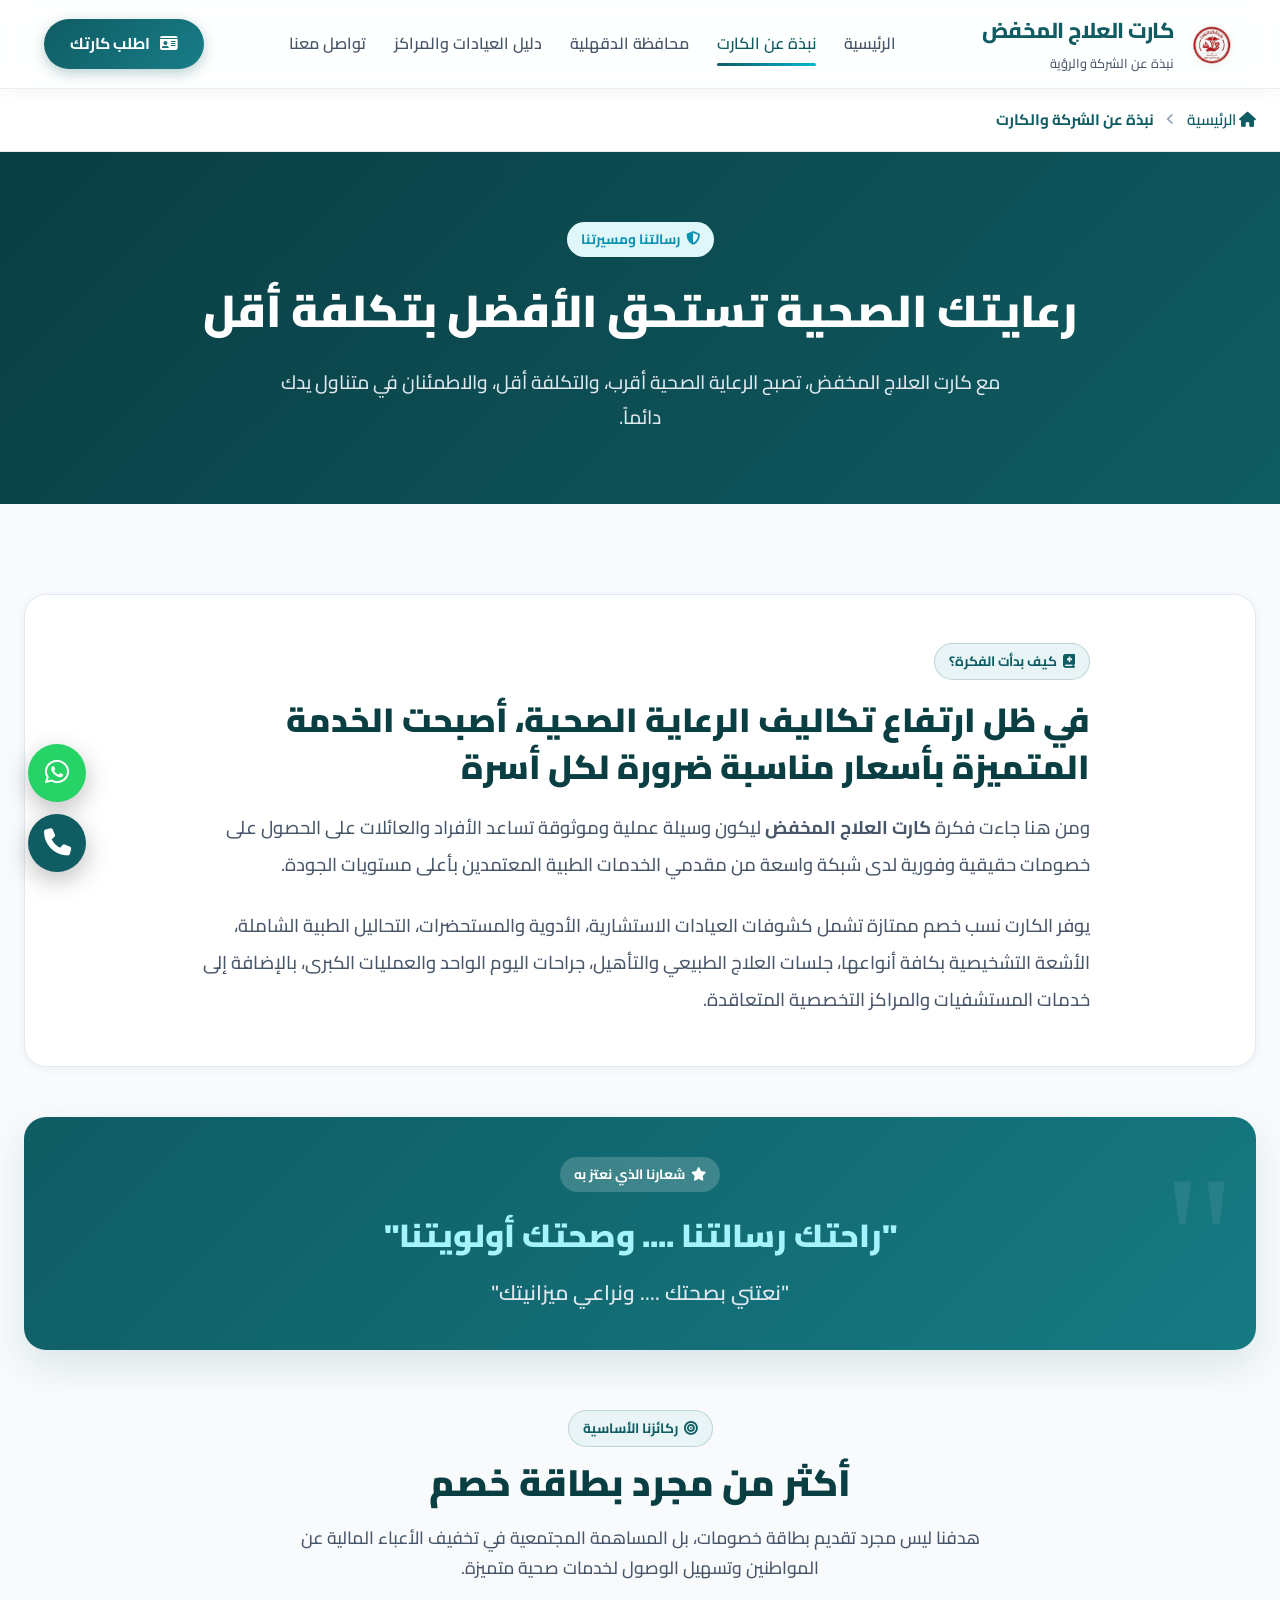
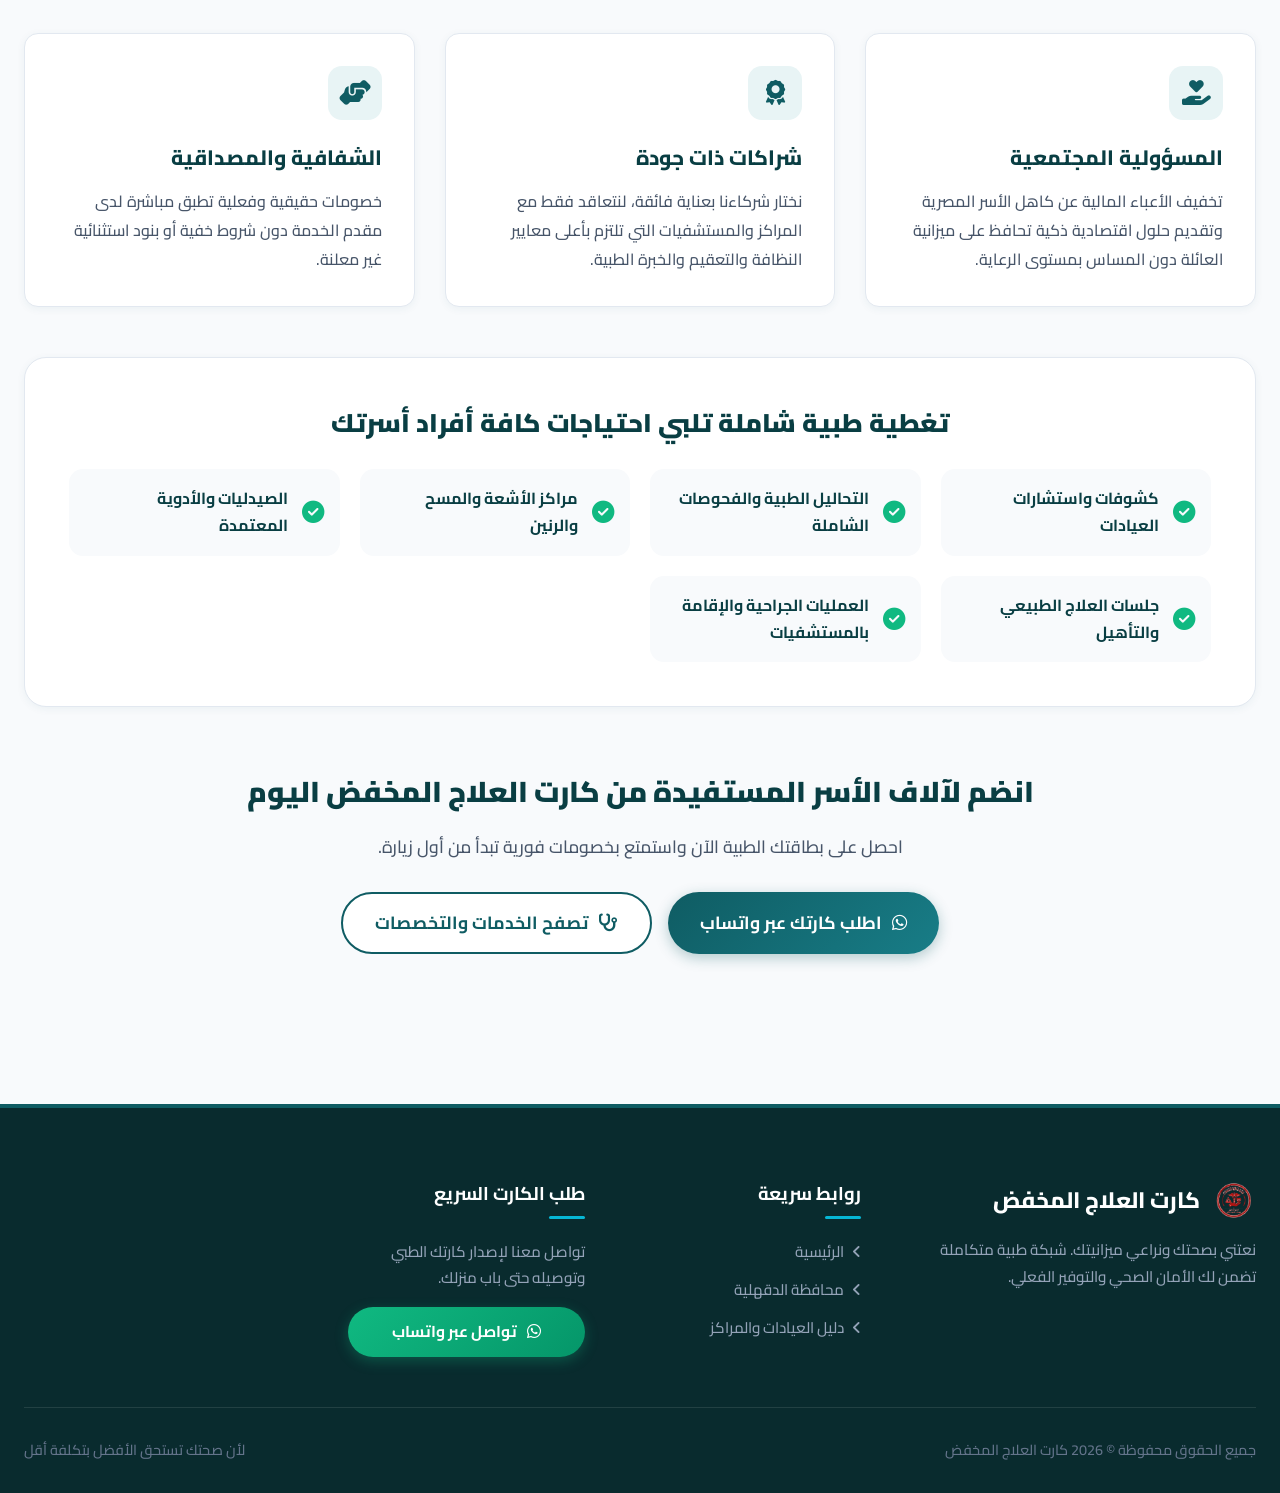
<file: w.html>
<!DOCTYPE html>
<html lang="ar" dir="rtl">
<head>
    <meta charset="UTF-8">
    <meta name="viewport" content="width=device-width, initial-scale=1.0">
    <title>نبذة عن كارت العلاج المخفض | رؤيتنا وأهدافنا</title>
    <meta name="description" content="تعرف على كارت العلاج المخفض، رؤيتنا في تخفيف أعباء الرعاية الصحية، وشبكتنا الطبية المتميزة لخدمة المواطن والأسرة.">
    
    <!-- Google Fonts: Cairo -->
    <link rel="preconnect" href="https://fonts.googleapis.com">
    <link rel="preconnect" href="https://fonts.gstatic.com" crossorigin>
    <link href="https://fonts.googleapis.com/css2?family=Cairo:wght@400;500;600;700;800;900&display=swap" rel="stylesheet">
    
    <!-- Font Awesome Icons -->
    <link rel="stylesheet" href="https://cdnjs.cloudflare.com/ajax/libs/font-awesome/6.5.1/css/all.min.css">
    
    <!-- Custom Design System -->
    <link rel="stylesheet" href="c.css">
    <link rel="shortcut icon" href="WhatsApp_Image_2026-07-04_at_2.00.04_PM-removebg-preview.png" type="image/png">
</head>
<body>

    <!-- Header & Navigation -->
    <header>
        <nav>
            <a href="index.html" class="brand-wrapper">
                <img src="WhatsApp_Image_2026-07-04_at_2.00.04_PM-removebg-preview.png" alt="شعار كارت العلاج المخفض" class="brand-logo">
                <div>
                    <h2 class="brand-title">كارت العلاج المخفض</h2>
                    <span class="brand-subtitle">نبذة عن الشركة والرؤية</span>
                </div>
            </a>
            
            <ul class="nav-links">
                <li><a class="nav-link" href="index.html">الرئيسية</a></li>
                <li><a class="nav-link active" href="w.html">نبذة عن الكارت</a></li>
                <li><a class="nav-link" href="ff.html">محافظة الدقهلية</a></li>
                <li><a class="nav-link" href="rr.html">دليل العيادات والمراكز</a></li>
                <li><a class="nav-link" href="index.html#contact">تواصل معنا</a></li>
            </ul>

            <div class="nav-actions">
                <a href="index.html#order" class="btn btn-primary">
                    <i class="fa-solid fa-id-card"></i> اطلب كارتك
                </a>
            </div>
        </nav>
    </header>

    <!-- Breadcrumb -->
    <div class="breadcrumb-nav">
        <ul class="breadcrumb-list">
            <li><a href="index.html"><i class="fa-solid fa-house"></i> الرئيسية</a></li>
            <li class="breadcrumb-separator"><i class="fa-solid fa-angle-left"></i></li>
            <li style="color: var(--primary); font-weight: 700;">نبذة عن الشركة والكارت</li>
        </ul>
    </div>

    <!-- About Hero -->
    <section class="about-hero">
        <div class="section-container">
            <span class="badge badge-accent" style="margin-bottom: 16px;">
                <i class="fa-solid fa-shield-halved"></i> رسالتنا ومسيرتنا
            </span>
            <h1 style="font-size: 2.8rem; font-weight: 900; margin-bottom: 16px;">رعايتك الصحية تستحق الأفضل بتكلفة أقل</h1>
            <p style="font-size: 1.2rem; color: #E2E8F0; max-width: 760px; margin: 0 auto; line-height: 1.8;">
                مع كارت العلاج المخفض، تصبح الرعاية الصحية أقرب، والتكلفة أقل، والاطمئنان في متناول يدك دائماً.
            </p>
        </div>
    </section>

    <!-- Main About Content -->
    <section class="section">
        <div class="section-container">
            
            <!-- Story & Overview -->
            <div style="background: white; border-radius: var(--radius-lg); padding: 48px; border: 1px solid var(--border-light); box-shadow: var(--shadow-sm); margin-bottom: 50px;">
                <div style="max-width: 900px; margin: 0 auto;">
                    <span class="badge badge-teal" style="margin-bottom: 16px;">
                        <i class="fa-solid fa-book-medical"></i> كيف بدأت الفكرة؟
                    </span>
                    <h2 style="font-size: 2.1rem; font-weight: 900; color: var(--primary-dark); margin-bottom: 20px; line-height: 1.4;">
                        في ظل ارتفاع تكاليف الرعاية الصحية، أصبحت الخدمة المتميزة بأسعار مناسبة ضرورة لكل أسرة
                    </h2>
                    <p style="font-size: 1.15rem; color: var(--text-secondary); line-height: 2; margin-bottom: 24px;">
                        ومن هنا جاءت فكرة <strong>كارت العلاج المخفض</strong> ليكون وسيلة عملية وموثوقة تساعد الأفراد والعائلات على الحصول على خصومات حقيقية وفورية لدى شبكة واسعة من مقدمي الخدمات الطبية المعتمدين بأعلى مستويات الجودة.
                    </p>
                    <p style="font-size: 1.15rem; color: var(--text-secondary); line-height: 2;">
                        يوفر الكارت نسب خصم ممتازة تشمل كشوفات العيادات الاستشارية، الأدوية والمستحضرات، التحاليل الطبية الشاملة، الأشعة التشخيصية بكافة أنواعها، جلسات العلاج الطبيعي والتأهيل، جراحات اليوم الواحد والعمليات الكبرى، بالإضافة إلى خدمات المستشفيات والمراكز التخصصية المتعاقدة.
                    </p>
                </div>
            </div>

            <!-- Motto Banner (شعارنا) -->
            <div class="quote-banner">
                <span class="badge badge-teal" style="background: rgba(255,255,255,0.18); color: white; border: none; margin-bottom: 16px;">
                    <i class="fa-solid fa-star"></i> شعارنا الذي نعتز به
                </span>
                <h3 class="quote-title">"راحتك رسالتنا .... وصحتك أولويتنا"</h3>
                <p class="quote-subtitle">"نعتني بصحتك .... ونراعي ميزانيتك"</p>
            </div>

            <!-- Pillars Grid (أهدافنا وقيمنا) -->
            <div class="section-header" style="margin-top: 60px;">
                <span class="badge badge-teal"><i class="fa-solid fa-bullseye"></i> ركائزنا الأساسية</span>
                <h2 class="section-title">أكثر من مجرد بطاقة خصم</h2>
                <p class="section-subtitle">
                    هدفنا ليس مجرد تقديم بطاقة خصومات، بل المساهمة المجتمعية في تخفيف الأعباء المالية عن المواطنين وتسهيل الوصول لخدمات صحية متميزة.
                </p>
            </div>

            <div class="about-grid">
                
                <div class="about-card">
                    <div class="about-card-icon"><i class="fa-solid fa-hand-holding-heart"></i></div>
                    <h3 style="font-size: 1.3rem; font-weight: 800; color: var(--primary-dark); margin-bottom: 12px;">المسؤولية المجتمعية</h3>
                    <p style="color: var(--text-secondary); line-height: 1.8;">
                        تخفيف الأعباء المالية عن كاهل الأسر المصرية وتقديم حلول اقتصادية ذكية تحافظ على ميزانية العائلة دون المساس بمستوى الرعاية.
                    </p>
                </div>

                <div class="about-card">
                    <div class="about-card-icon"><i class="fa-solid fa-award"></i></div>
                    <h3 style="font-size: 1.3rem; font-weight: 800; color: var(--primary-dark); margin-bottom: 12px;">شراكات ذات جودة</h3>
                    <p style="color: var(--text-secondary); line-height: 1.8;">
                        نختار شركاءنا بعناية فائقة، لنتعاقد فقط مع المراكز والمستشفيات التي تلتزم بأعلى معايير النظافة والتعقيم والخبرة الطبية.
                    </p>
                </div>

                <div class="about-card">
                    <div class="about-card-icon"><i class="fa-solid fa-handshake-angle"></i></div>
                    <h3 style="font-size: 1.3rem; font-weight: 800; color: var(--primary-dark); margin-bottom: 12px;">الشفافية والمصداقية</h3>
                    <p style="color: var(--text-secondary); line-height: 1.8;">
                        خصومات حقيقية وفعلية تطبق مباشرة لدى مقدم الخدمة دون شروط خفية أو بنود استثنائية غير معلنة.
                    </p>
                </div>

            </div>

            <!-- What the card covers (ماذا يغطي الكارت؟) -->
            <div style="background: white; border-radius: var(--radius-lg); padding: 44px; border: 1px solid var(--border-light); box-shadow: var(--shadow-sm); margin-top: 30px;">
                <h3 style="font-size: 1.6rem; font-weight: 900; color: var(--primary-dark); margin-bottom: 24px; text-align: center;">
                    تغطية طبية شاملة تلبي احتياجات كافة أفراد أسرتك
                </h3>
                
                <div style="display: grid; grid-template-columns: repeat(auto-fit, minmax(260px, 1fr)); gap: 20px;">
                    <div style="display: flex; align-items: center; gap: 14px; padding: 16px; background: var(--bg-page); border-radius: var(--radius-md);">
                        <i class="fa-solid fa-circle-check" style="color: #10B981; font-size: 1.4rem;"></i>
                        <span style="font-weight: 700; color: var(--primary-dark);">كشوفات واستشارات العيادات</span>
                    </div>

                    <div style="display: flex; align-items: center; gap: 14px; padding: 16px; background: var(--bg-page); border-radius: var(--radius-md);">
                        <i class="fa-solid fa-circle-check" style="color: #10B981; font-size: 1.4rem;"></i>
                        <span style="font-weight: 700; color: var(--primary-dark);">التحاليل الطبية والفحوصات الشاملة</span>
                    </div>

                    <div style="display: flex; align-items: center; gap: 14px; padding: 16px; background: var(--bg-page); border-radius: var(--radius-md);">
                        <i class="fa-solid fa-circle-check" style="color: #10B981; font-size: 1.4rem;"></i>
                        <span style="font-weight: 700; color: var(--primary-dark);">مراكز الأشعة والمسح والرنين</span>
                    </div>

                    <div style="display: flex; align-items: center; gap: 14px; padding: 16px; background: var(--bg-page); border-radius: var(--radius-md);">
                        <i class="fa-solid fa-circle-check" style="color: #10B981; font-size: 1.4rem;"></i>
                        <span style="font-weight: 700; color: var(--primary-dark);">الصيدليات والأدوية المعتمدة</span>
                    </div>

                    <div style="display: flex; align-items: center; gap: 14px; padding: 16px; background: var(--bg-page); border-radius: var(--radius-md);">
                        <i class="fa-solid fa-circle-check" style="color: #10B981; font-size: 1.4rem;"></i>
                        <span style="font-weight: 700; color: var(--primary-dark);">جلسات العلاج الطبيعي والتأهيل</span>
                    </div>

                    <div style="display: flex; align-items: center; gap: 14px; padding: 16px; background: var(--bg-page); border-radius: var(--radius-md);">
                        <i class="fa-solid fa-circle-check" style="color: #10B981; font-size: 1.4rem;"></i>
                        <span style="font-weight: 700; color: var(--primary-dark);">العمليات الجراحية والإقامة بالمستشفيات</span>
                    </div>
                </div>
            </div>

            <!-- CTA Section -->
            <div style="text-align: center; margin-top: 60px;">
                <h3 style="font-size: 1.8rem; font-weight: 900; color: var(--primary-dark); margin-bottom: 16px;">
                    انضم لآلاف الأسر المستفيدة من كارت العلاج المخفض اليوم
                </h3>
                <p style="color: var(--text-secondary); max-width: 600px; margin: 0 auto 30px; font-size: 1.1rem;">
                    احصل على بطاقتك الطبية الآن واستمتع بخصومات فورية تبدأ من أول زيارة.
                </p>
                <div style="display: flex; justify-content: center; gap: 16px; flex-wrap: wrap;">
                    <a href="https://wa.me/201000000000?text=أود%20طلب%20كارت%20العلاج%20المخفض%20الآن" target="_blank" class="btn btn-primary" style="font-size: 1.1rem; padding: 14px 32px;">
                        <i class="fa-brands fa-whatsapp"></i> اطلب كارتك عبر واتساب
                    </a>
                    <a href="ff.html" class="btn btn-secondary" style="font-size: 1.1rem; padding: 14px 32px;">
                        <i class="fa-solid fa-stethoscope"></i> تصفح الخدمات والتخصصات
                    </a>
                </div>
            </div>

        </div>
    </section>

    <!-- Footer -->
    <footer>
        <div class="footer-container">
            <div class="footer-brand">
                <div style="display: flex; align-items: center; gap: 12px; margin-bottom: 14px;">
                    <img src="WhatsApp_Image_2026-07-04_at_2.00.04_PM-removebg-preview.png" style="width: 44px; height: 44px; object-fit: contain;" alt="Logo">
                    <h3 style="margin: 0;">كارت العلاج المخفض</h3>
                </div>
                <p>
                    نعتني بصحتك ونراعي ميزانيتك. شبكة طبية متكاملة تضمن لك الأمان الصحي والتوفير الفعلي.
                </p>
            </div>

            <div class="footer-col">
                <h4>روابط سريعة</h4>
                <ul class="footer-links">
                    <li><a href="index.html" class="footer-link"><i class="fa-solid fa-angle-left"></i> الرئيسية</a></li>
                    <li><a href="ff.html" class="footer-link"><i class="fa-solid fa-angle-left"></i> محافظة الدقهلية</a></li>
                    <li><a href="rr.html" class="footer-link"><i class="fa-solid fa-angle-left"></i> دليل العيادات والمراكز</a></li>
                </ul>
            </div>

            <div class="footer-col">
                <h4>طلب الكارت السريع</h4>
                <p style="font-size: 0.95rem; color: #94A3B8; margin-bottom: 16px;">
                    تواصل معنا لإصدار كارتك الطبي وتوصيله حتى باب منزلك.
                </p>
                <a href="https://wa.me/201000000000" target="_blank" class="btn btn-accent" style="width: 100%;">
                    <i class="fa-brands fa-whatsapp"></i> تواصل عبر واتساب
                </a>
            </div>
        </div>

        <div class="footer-bottom">
            <div>جميع الحقوق محفوظة &copy; 2026 كارت العلاج المخفض</div>
            <div>لأن صحتك تستحق الأفضل بتكلفة أقل</div>
        </div>
    </footer>

    <!-- Floating Action Buttons -->
    <div class="floating-actions">
        <a href="https://wa.me/201000000000?text=مرحباً،%20أود%20الاستفسار%20عن%20كارت%20العلاج%20المخفض" target="_blank" class="floating-btn floating-whatsapp" title="تواصل عبر واتساب">
            <i class="fa-brands fa-whatsapp"></i>
            <span class="floating-tooltip">محادثة واتساب</span>
        </a>
        <a href="tel:01000000000" class="floating-btn floating-call" title="اتصل بنا">
            <i class="fa-solid fa-phone"></i>
            <span class="floating-tooltip">اتصال مباشر</span>
        </a>
    </div>

</body>
</html>
</file>
<file: c.css>
/* ==========================================================================
   كارت العلاج المخفض - Modern Healthcare Design System
   ========================================================================== */

:root {
  /* Color Palette */
  --primary: #0F5C63;
  --primary-dark: #093E43;
  --primary-light: #187D87;
  --primary-surface: #E8F4F5;
  
  --accent: #06B6D4;
  --accent-light: #E0F7FA;
  --accent-hover: #0891B2;
  
  --secondary: #10B981;
  --secondary-light: #D1FAE5;
  --warning: #F59E0B;
  
  --text-primary: #0F172A;
  --text-secondary: #475569;
  --text-muted: #94A3B8;
  --text-white: #FFFFFF;
  
  --bg-page: #F8FAFC;
  --bg-surface: #FFFFFF;
  --bg-surface-glass: rgba(255, 255, 255, 0.85);
  
  --border-light: #E2E8F0;
  --border-focus: #0F5C63;
  
  /* Shadows */
  --shadow-sm: 0 2px 8px rgba(15, 92, 99, 0.06);
  --shadow-md: 0 8px 24px rgba(15, 92, 99, 0.08);
  --shadow-lg: 0 16px 36px rgba(15, 92, 99, 0.12);
  --shadow-hover: 0 20px 40px rgba(15, 92, 99, 0.18);
  
  /* Radii */
  --radius-sm: 8px;
  --radius-md: 14px;
  --radius-lg: 22px;
  --radius-full: 9999px;
  
  /* Transitions */
  --transition: all 0.3s cubic-bezier(0.4, 0, 0.2, 1);
}

/* Base & Reset */
*, *::before, *::after {
  box-sizing: border-box;
  margin: 0;
  padding: 0;
}

html {
  scroll-behavior: smooth;
}

body {
  font-family: "Cairo", system-ui, -apple-system, sans-serif;
  background-color: var(--bg-page);
  color: var(--text-primary);
  line-height: 1.7;
  direction: rtl;
  text-align: right;
  overflow-x: hidden;
  font-weight: 500;
}

a {
  text-decoration: none;
  color: inherit;
  transition: var(--transition);
}

img {
  max-width: 100%;
  height: auto;
  display: block;
}

/* ==========================================================================
   Header & Navigation
   ========================================================================== */
header {
  position: sticky;
  top: 0;
  z-index: 1000;
  background: var(--bg-surface-glass);
  backdrop-filter: blur(12px);
  -webkit-backdrop-filter: blur(12px);
  border-bottom: 1px solid rgba(15, 92, 99, 0.1);
  box-shadow: 0 4px 20px rgba(0, 0, 0, 0.04);
}

nav {
  max-width: 1240px;
  margin: 0 auto;
  padding: 12px 24px;
  display: flex;
  align-items: center;
  justify-content: space-between;
  gap: 20px;
}

.brand-wrapper {
  display: flex;
  align-items: center;
  gap: 14px;
}

.brand-logo {
  width: 48px;
  height: 48px;
  object-fit: contain;
  filter: drop-shadow(0 2px 4px rgba(0,0,0,0.1));
}

.brand-title {
  font-size: 1.35rem;
  font-weight: 800;
  color: var(--primary);
  letter-spacing: -0.5px;
  margin: 0;
}

.brand-subtitle {
  font-size: 0.8rem;
  color: var(--text-secondary);
  font-weight: 500;
}

.nav-links {
  list-style: none;
  display: flex;
  align-items: center;
  gap: 28px;
}

.nav-link {
  font-size: 1rem;
  font-weight: 600;
  color: var(--text-secondary);
  position: relative;
  padding: 8px 0;
}

.nav-link::after {
  content: '';
  position: absolute;
  bottom: 0;
  right: 0;
  width: 0;
  height: 3px;
  background: linear-gradient(90deg, var(--primary), var(--accent));
  border-radius: var(--radius-full);
  transition: var(--transition);
}

.nav-link:hover, .nav-link.active {
  color: var(--primary);
}

.nav-link:hover::after, .nav-link.active::after {
  width: 100%;
}

.nav-actions {
  display: flex;
  align-items: center;
  gap: 12px;
}

/* ==========================================================================
   Buttons & Badges
   ========================================================================== */
.btn {
  display: inline-flex;
  align-items: center;
  justify-content: center;
  gap: 10px;
  padding: 12px 26px;
  border-radius: var(--radius-full);
  font-size: 0.98rem;
  font-weight: 700;
  cursor: pointer;
  border: none;
  transition: var(--transition);
  font-family: inherit;
}

.btn-primary {
  background: linear-gradient(135deg, var(--primary), var(--primary-light));
  color: var(--text-white);
  box-shadow: 0 4px 14px rgba(15, 92, 99, 0.3);
}

.btn-primary:hover {
  background: linear-gradient(135deg, var(--primary-dark), var(--primary));
  box-shadow: 0 8px 22px rgba(15, 92, 99, 0.4);
  transform: translateY(-2px);
}

.btn-secondary {
  background: var(--bg-surface);
  color: var(--primary);
  border: 2px solid var(--primary);
}

.btn-secondary:hover {
  background: var(--primary-surface);
  transform: translateY(-2px);
}

.btn-accent {
  background: linear-gradient(135deg, var(--secondary), #059669);
  color: var(--text-white);
  box-shadow: 0 4px 14px rgba(16, 185, 129, 0.3);
}

.btn-accent:hover {
  transform: translateY(-2px);
  box-shadow: 0 8px 20px rgba(16, 185, 129, 0.4);
}

.btn-outline-light {
  background: rgba(255, 255, 255, 0.15);
  backdrop-filter: blur(8px);
  color: var(--text-white);
  border: 1px solid rgba(255, 255, 255, 0.4);
}

.btn-outline-light:hover {
  background: var(--text-white);
  color: var(--primary);
}

.badge {
  display: inline-flex;
  align-items: center;
  gap: 6px;
  padding: 6px 14px;
  border-radius: var(--radius-full);
  font-size: 0.85rem;
  font-weight: 700;
}

.badge-teal {
  background: var(--primary-surface);
  color: var(--primary);
  border: 1px solid rgba(15, 92, 99, 0.2);
}

.badge-green {
  background: var(--secondary-light);
  color: #065F46;
}

.badge-accent {
  background: var(--accent-light);
  color: var(--accent-hover);
}

/* ==========================================================================
   Hero Section
   ========================================================================== */
.hero-section {
  position: relative;
  background: linear-gradient(135deg, #0A3C41 0%, #0F5C63 50%, #167A83 100%);
  color: var(--text-white);
  padding: 80px 24px 100px;
  overflow: hidden;
}

.hero-section::before {
  content: '';
  position: absolute;
  inset: 0;
  background-image: 
    radial-gradient(circle at 10% 20%, rgba(6, 182, 212, 0.15) 0%, transparent 40%),
    radial-gradient(circle at 90% 80%, rgba(16, 185, 129, 0.15) 0%, transparent 45%);
  pointer-events: none;
}

.hero-container {
  max-width: 1240px;
  margin: 0 auto;
  display: grid;
  grid-template-columns: 1.2fr 0.8fr;
  align-items: center;
  gap: 50px;
  position: relative;
  z-index: 1;
}

.hero-content {
  display: flex;
  flex-direction: column;
  align-items: flex-start;
  gap: 20px;
}

.hero-title {
  font-size: 3rem;
  font-weight: 900;
  line-height: 1.25;
  color: var(--text-white);
}

.hero-title span {
  background: linear-gradient(90deg, #A5F3FC, #6EE7B7);
  -webkit-background-clip: text;
  -webkit-text-fill-color: transparent;
}

.hero-desc {
  font-size: 1.15rem;
  line-height: 1.8;
  color: #E2E8F0;
  max-width: 620px;
}

.hero-actions {
  display: flex;
  flex-wrap: wrap;
  gap: 16px;
  margin-top: 10px;
}

.hero-card-preview {
  position: relative;
  display: flex;
  justify-content: center;
  align-items: center;
}

.card-mockup {
  width: 100%;
  max-width: 440px;
  background: linear-gradient(135deg, rgba(255,255,255,0.15), rgba(255,255,255,0.05));
  backdrop-filter: blur(20px);
  -webkit-backdrop-filter: blur(20px);
  border: 1px solid rgba(255, 255, 255, 0.3);
  border-radius: var(--radius-lg);
  padding: 32px;
  box-shadow: 0 25px 50px rgba(0, 0, 0, 0.25);
  position: relative;
  overflow: hidden;
  transition: var(--transition);
}

.card-mockup:hover {
  transform: translateY(-8px) rotate(-1deg);
  box-shadow: 0 30px 60px rgba(0, 0, 0, 0.35);
}

.card-mockup::before {
  content: '';
  position: absolute;
  top: -50%;
  left: -50%;
  width: 200%;
  height: 200%;
  background: radial-gradient(circle, rgba(255,255,255,0.1) 0%, transparent 60%);
  pointer-events: none;
}

.card-chip {
  width: 50px;
  height: 38px;
  background: linear-gradient(135deg, #FCD34D, #F59E0B);
  border-radius: 6px;
  margin-bottom: 24px;
  box-shadow: inset 0 2px 4px rgba(0,0,0,0.2);
}

.card-mockup-header {
  display: flex;
  justify-content: space-between;
  align-items: flex-start;
  margin-bottom: 24px;
}

.card-mockup-number {
  font-family: monospace;
  font-size: 1.4rem;
  letter-spacing: 3px;
  color: #F8FAFC;
  margin-bottom: 24px;
  direction: ltr;
  text-align: right;
}

.card-mockup-footer {
  display: flex;
  justify-content: space-between;
  align-items: flex-end;
  border-top: 1px solid rgba(255, 255, 255, 0.2);
  padding-top: 16px;
}

.card-holder-name {
  font-size: 1rem;
  font-weight: 700;
  color: #FFFFFF;
}

.card-discount-tag {
  background: #10B981;
  color: white;
  padding: 4px 12px;
  border-radius: var(--radius-full);
  font-size: 0.85rem;
  font-weight: 800;
}

/* ==========================================================================
   Stats Banner
   ========================================================================== */
.stats-section {
  position: relative;
  margin-top: -50px;
  z-index: 10;
  padding: 0 24px;
}

.stats-container {
  max-width: 1240px;
  margin: 0 auto;
  background: var(--bg-surface);
  border-radius: var(--radius-lg);
  padding: 32px 40px;
  box-shadow: var(--shadow-lg);
  border: 1px solid var(--border-light);
  display: grid;
  grid-template-columns: repeat(4, 1fr);
  gap: 30px;
}

.stat-item {
  display: flex;
  align-items: center;
  gap: 18px;
}

.stat-icon {
  width: 56px;
  height: 56px;
  border-radius: var(--radius-md);
  background: var(--primary-surface);
  color: var(--primary);
  display: flex;
  align-items: center;
  justify-content: center;
  font-size: 1.6rem;
  flex-shrink: 0;
}

.stat-number {
  font-size: 1.9rem;
  font-weight: 900;
  color: var(--primary);
  line-height: 1.1;
}

.stat-label {
  font-size: 0.92rem;
  color: var(--text-secondary);
  font-weight: 600;
}

/* ==========================================================================
   Section Layouts
   ========================================================================== */
.section {
  padding: 90px 24px;
}

.section-container {
  max-width: 1240px;
  margin: 0 auto;
}

.section-header {
  text-align: center;
  max-width: 720px;
  margin: 0 auto 50px;
}

.section-title {
  font-size: 2.3rem;
  font-weight: 900;
  color: var(--primary-dark);
  margin-top: 12px;
  margin-bottom: 16px;
  line-height: 1.3;
}

.section-subtitle {
  font-size: 1.1rem;
  color: var(--text-secondary);
  line-height: 1.7;
}

/* ==========================================================================
   Features Cards Grid
   ========================================================================== */
.features-grid {
  display: grid;
  grid-template-columns: repeat(auto-fit, minmax(280px, 1fr));
  gap: 28px;
}

.feature-card {
  background: var(--bg-surface);
  border-radius: var(--radius-md);
  padding: 36px 28px;
  border: 1px solid var(--border-light);
  box-shadow: var(--shadow-sm);
  transition: var(--transition);
  position: relative;
  overflow: hidden;
}

.feature-card:hover {
  transform: translateY(-8px);
  box-shadow: var(--shadow-hover);
  border-color: rgba(15, 92, 99, 0.3);
}

.feature-icon-wrapper {
  width: 64px;
  height: 64px;
  border-radius: var(--radius-md);
  background: linear-gradient(135deg, var(--primary-surface), #D1ECEF);
  color: var(--primary);
  display: flex;
  align-items: center;
  justify-content: center;
  font-size: 1.8rem;
  margin-bottom: 22px;
  transition: var(--transition);
}

.feature-card:hover .feature-icon-wrapper {
  background: var(--primary);
  color: white;
  transform: scale(1.05);
}

.feature-card-title {
  font-size: 1.3rem;
  font-weight: 800;
  color: var(--primary-dark);
  margin-bottom: 12px;
}

.feature-card-desc {
  font-size: 0.98rem;
  color: var(--text-secondary);
  line-height: 1.7;
}

/* ==========================================================================
   Category Grid (ff.html & sections)
   ========================================================================== */
.category-grid {
  display: grid;
  grid-template-columns: repeat(auto-fill, minmax(270px, 1fr));
  gap: 24px;
}

.category-card {
  background: var(--bg-surface);
  border-radius: var(--radius-md);
  padding: 28px 24px;
  border: 1px solid var(--border-light);
  box-shadow: var(--shadow-sm);
  display: flex;
  flex-direction: column;
  justify-content: space-between;
  align-items: flex-start;
  transition: var(--transition);
  text-decoration: none;
  color: inherit;
  position: relative;
}

.category-card:hover {
  transform: translateY(-6px);
  box-shadow: var(--shadow-hover);
  border-color: var(--primary);
}

.category-card-top {
  width: 100%;
  display: flex;
  justify-content: space-between;
  align-items: center;
  margin-bottom: 20px;
}

.category-icon {
  width: 58px;
  height: 58px;
  border-radius: var(--radius-md);
  background: var(--primary-surface);
  color: var(--primary);
  display: flex;
  align-items: center;
  justify-content: center;
  font-size: 1.6rem;
  transition: var(--transition);
}

.category-card:hover .category-icon {
  background: var(--primary);
  color: white;
  transform: rotate(5deg) scale(1.05);
}

.category-name {
  font-size: 1.25rem;
  font-weight: 800;
  color: var(--primary-dark);
  margin-bottom: 8px;
}

.category-desc {
  font-size: 0.92rem;
  color: var(--text-secondary);
  margin-bottom: 20px;
  line-height: 1.6;
}

.category-link {
  display: inline-flex;
  align-items: center;
  gap: 8px;
  font-weight: 700;
  color: var(--primary);
  font-size: 0.95rem;
}

.category-card:hover .category-link {
  color: var(--accent-hover);
  gap: 12px;
}

/* ==========================================================================
   Medical Clinic / Hospital Cards (rr.html)
   ========================================================================== */
.directory-controls {
  background: var(--bg-surface);
  border-radius: var(--radius-lg);
  padding: 24px;
  box-shadow: var(--shadow-md);
  border: 1px solid var(--border-light);
  margin-bottom: 40px;
  display: flex;
  flex-direction: column;
  gap: 20px;
}

.search-input-wrapper {
  position: relative;
  width: 100%;
}

.search-icon {
  position: absolute;
  top: 50%;
  right: 20px;
  transform: translateY(-50%);
  color: var(--text-muted);
  font-size: 1.2rem;
}

.search-input {
  width: 100%;
  padding: 16px 54px 16px 20px;
  border-radius: var(--radius-full);
  border: 2px solid var(--border-light);
  font-size: 1.05rem;
  font-family: inherit;
  background: var(--bg-page);
  color: var(--text-primary);
  outline: none;
  transition: var(--transition);
}

.search-input:focus {
  border-color: var(--primary);
  background: #FFFFFF;
  box-shadow: 0 0 0 4px rgba(15, 92, 99, 0.15);
}

.filter-tabs {
  display: flex;
  flex-wrap: wrap;
  gap: 10px;
}

.filter-tab {
  padding: 8px 20px;
  border-radius: var(--radius-full);
  border: 1px solid var(--border-light);
  background: var(--bg-page);
  color: var(--text-secondary);
  font-size: 0.92rem;
  font-weight: 700;
  cursor: pointer;
  transition: var(--transition);
  font-family: inherit;
}

.filter-tab:hover, .filter-tab.active {
  background: var(--primary);
  color: white;
  border-color: var(--primary);
}

.clinics-grid {
  display: grid;
  grid-template-columns: repeat(auto-fill, minmax(350px, 1fr));
  gap: 26px;
}

.clinic-card {
  background: var(--bg-surface);
  border-radius: var(--radius-md);
  border: 1px solid var(--border-light);
  box-shadow: var(--shadow-sm);
  padding: 26px;
  display: flex;
  flex-direction: column;
  justify-content: space-between;
  gap: 20px;
  transition: var(--transition);
  position: relative;
}

.clinic-card:hover {
  transform: translateY(-6px);
  box-shadow: var(--shadow-hover);
  border-color: rgba(15, 92, 99, 0.3);
}

.clinic-header {
  display: flex;
  align-items: center;
  gap: 18px;
}

.clinic-logo-frame {
  width: 64px;
  height: 64px;
  border-radius: var(--radius-md);
  padding: 6px;
  background: #FFFFFF;
  border: 2px solid var(--primary-surface);
  display: flex;
  align-items: center;
  justify-content: center;
  flex-shrink: 0;
  box-shadow: 0 4px 10px rgba(0,0,0,0.05);
}

.clinic-logo-frame img {
  max-width: 100%;
  max-height: 100%;
  object-fit: contain;
  border-radius: 4px;
}

.clinic-title-box {
  flex-grow: 1;
}

.clinic-name {
  font-size: 1.25rem;
  font-weight: 800;
  color: var(--primary-dark);
  margin-bottom: 4px;
  display: flex;
  align-items: center;
  gap: 8px;
}

.verified-icon {
  color: #10B981;
  font-size: 1.1rem;
}

.clinic-category-tag {
  font-size: 0.82rem;
  color: var(--accent-hover);
  font-weight: 700;
  display: inline-block;
}

.clinic-address {
  display: flex;
  align-items: flex-start;
  gap: 10px;
  font-size: 0.95rem;
  color: var(--text-secondary);
  line-height: 1.6;
}

.clinic-address i {
  color: var(--primary);
  margin-top: 4px;
  font-size: 1.05rem;
}

.clinic-footer {
  display: flex;
  align-items: center;
  justify-content: space-between;
  border-top: 1px solid var(--border-light);
  padding-top: 18px;
  gap: 10px;
}

.discount-badge {
  background: #FEF3C7;
  color: #B45309;
  font-weight: 800;
  font-size: 0.85rem;
  padding: 6px 12px;
  border-radius: var(--radius-full);
  display: inline-flex;
  align-items: center;
  gap: 6px;
}

/* ==========================================================================
   About Page & Storytelling Layout (w.html)
   ========================================================================== */
.about-hero {
  background: linear-gradient(135deg, var(--primary-dark), var(--primary));
  color: white;
  padding: 70px 24px;
  text-align: center;
}

.quote-banner {
  background: linear-gradient(135deg, #0F5C63, #167A83);
  color: white;
  border-radius: var(--radius-lg);
  padding: 40px;
  text-align: center;
  margin: 40px 0;
  box-shadow: var(--shadow-lg);
  position: relative;
  overflow: hidden;
}

.quote-banner::before {
  content: '"';
  position: absolute;
  top: -30px;
  right: 20px;
  font-size: 180px;
  opacity: 0.08;
  font-family: Georgia, serif;
}

.quote-title {
  font-size: 2rem;
  font-weight: 900;
  margin-bottom: 12px;
  color: #A5F3FC;
}

.quote-subtitle {
  font-size: 1.3rem;
  font-weight: 600;
  color: #E2E8F0;
}

.about-grid {
  display: grid;
  grid-template-columns: repeat(auto-fit, minmax(320px, 1fr));
  gap: 30px;
  margin: 50px 0;
}

.about-card {
  background: white;
  border-radius: var(--radius-md);
  padding: 32px;
  border: 1px solid var(--border-light);
  box-shadow: var(--shadow-sm);
  transition: var(--transition);
}

.about-card:hover {
  transform: translateY(-6px);
  box-shadow: var(--shadow-hover);
}

.about-card-icon {
  width: 54px;
  height: 54px;
  background: var(--primary-surface);
  color: var(--primary);
  border-radius: var(--radius-md);
  display: flex;
  align-items: center;
  justify-content: center;
  font-size: 1.6rem;
  margin-bottom: 20px;
}

/* ==========================================================================
   Steps Section (How it works)
   ========================================================================== */
.steps-grid {
  display: grid;
  grid-template-columns: repeat(3, 1fr);
  gap: 30px;
  position: relative;
}

.step-card {
  background: var(--bg-surface);
  border-radius: var(--radius-md);
  padding: 34px 26px;
  text-align: center;
  border: 1px solid var(--border-light);
  box-shadow: var(--shadow-sm);
  position: relative;
  transition: var(--transition);
}

.step-card:hover {
  transform: translateY(-6px);
  box-shadow: var(--shadow-hover);
  border-color: var(--primary);
}

.step-badge {
  width: 48px;
  height: 48px;
  border-radius: var(--radius-full);
  background: linear-gradient(135deg, var(--primary), var(--accent));
  color: white;
  display: flex;
  align-items: center;
  justify-content: center;
  font-size: 1.3rem;
  font-weight: 900;
  margin: 0 auto 20px;
  box-shadow: 0 4px 12px rgba(15, 92, 99, 0.3);
}

.step-title {
  font-size: 1.25rem;
  font-weight: 800;
  color: var(--primary-dark);
  margin-bottom: 12px;
}

.step-desc {
  font-size: 0.95rem;
  color: var(--text-secondary);
  line-height: 1.7;
}

/* ==========================================================================
   Call to Action (CTA) Box
   ========================================================================== */
.cta-banner {
  background: linear-gradient(135deg, var(--primary-dark) 0%, var(--primary) 100%);
  border-radius: var(--radius-lg);
  padding: 60px 40px;
  color: white;
  text-align: center;
  position: relative;
  overflow: hidden;
  box-shadow: var(--shadow-lg);
}

.cta-banner::after {
  content: '';
  position: absolute;
  top: 0;
  left: 0;
  right: 0;
  bottom: 0;
  background: radial-gradient(circle at top right, rgba(6, 182, 212, 0.25), transparent 60%);
  pointer-events: none;
}

.cta-title {
  font-size: 2.4rem;
  font-weight: 900;
  margin-bottom: 16px;
}

.cta-desc {
  font-size: 1.15rem;
  color: #E2E8F0;
  max-width: 680px;
  margin: 0 auto 30px;
  line-height: 1.8;
}

.cta-buttons {
  display: flex;
  justify-content: center;
  gap: 16px;
  flex-wrap: wrap;
}

/* ==========================================================================
   Footer
   ========================================================================== */
footer {
  background: #092B2E;
  color: #CBD5E1;
  padding: 70px 24px 30px;
  margin-top: 60px;
  border-top: 4px solid var(--primary);
}

.footer-container {
  max-width: 1240px;
  margin: 0 auto;
  display: grid;
  grid-template-columns: 1.5fr 1fr 1fr 1.2fr;
  gap: 40px;
  padding-bottom: 50px;
  border-bottom: 1px solid rgba(255, 255, 255, 0.1);
}

.footer-brand h3 {
  font-size: 1.4rem;
  font-weight: 800;
  color: white;
  margin-bottom: 14px;
}

.footer-brand p {
  font-size: 0.95rem;
  line-height: 1.8;
  color: #94A3B8;
  margin-bottom: 20px;
}

.footer-col h4 {
  font-size: 1.15rem;
  font-weight: 700;
  color: white;
  margin-bottom: 20px;
  position: relative;
  padding-bottom: 10px;
}

.footer-col h4::after {
  content: '';
  position: absolute;
  bottom: 0;
  right: 0;
  width: 36px;
  height: 3px;
  background: var(--accent);
  border-radius: var(--radius-full);
}

.footer-links {
  list-style: none;
  display: flex;
  flex-direction: column;
  gap: 12px;
}

.footer-link {
  color: #94A3B8;
  font-size: 0.95rem;
  display: flex;
  align-items: center;
  gap: 8px;
}

.footer-link:hover {
  color: #38BDF8;
  padding-right: 6px;
}

.footer-bottom {
  max-width: 1240px;
  margin: 30px auto 0;
  display: flex;
  justify-content: space-between;
  align-items: center;
  font-size: 0.9rem;
  color: #64748B;
  flex-wrap: wrap;
  gap: 15px;
}

/* ==========================================================================
   Floating Action Bar (WhatsApp & Call)
   ========================================================================== */
.floating-actions {
  position: fixed;
  bottom: 28px;
  left: 28px;
  z-index: 9999;
  display: flex;
  flex-direction: column;
  gap: 12px;
}

.floating-btn {
  width: 58px;
  height: 58px;
  border-radius: var(--radius-full);
  display: flex;
  align-items: center;
  justify-content: center;
  color: white;
  font-size: 1.7rem;
  box-shadow: 0 8px 24px rgba(0, 0, 0, 0.25);
  transition: var(--transition);
  position: relative;
}

.floating-btn:hover {
  transform: scale(1.1) translateY(-4px);
}

.floating-whatsapp {
  background: #25D366;
}

.floating-whatsapp:hover {
  box-shadow: 0 12px 28px rgba(37, 211, 102, 0.45);
}

.floating-call {
  background: var(--primary);
}

.floating-call:hover {
  box-shadow: 0 12px 28px rgba(15, 92, 99, 0.45);
}

.floating-tooltip {
  position: absolute;
  left: 70px;
  background: #1E293B;
  color: white;
  padding: 6px 14px;
  border-radius: var(--radius-sm);
  font-size: 0.85rem;
  font-weight: 700;
  white-space: nowrap;
  pointer-events: none;
  opacity: 0;
  transform: translateX(-10px);
  transition: var(--transition);
  box-shadow: var(--shadow-md);
}

.floating-btn:hover .floating-tooltip {
  opacity: 1;
  transform: translateX(0);
}

/* ==========================================================================
   Breadcrumb Navigation
   ========================================================================== */
.breadcrumb-nav {
  padding: 18px 24px;
  background: #FFFFFF;
  border-bottom: 1px solid var(--border-light);
}

.breadcrumb-list {
  max-width: 1240px;
  margin: 0 auto;
  list-style: none;
  display: flex;
  align-items: center;
  gap: 12px;
  font-size: 0.95rem;
  color: var(--text-secondary);
}

.breadcrumb-list a {
  color: var(--primary);
  font-weight: 600;
}

.breadcrumb-separator {
  color: var(--text-muted);
  font-size: 0.85rem;
}

/* ==========================================================================
   Responsive Media Queries
   ========================================================================== */
@media (max-width: 1024px) {
  .hero-container {
    grid-template-columns: 1fr;
    text-align: center;
    gap: 40px;
  }
  
  .hero-content {
    align-items: center;
  }
  
  .hero-title {
    font-size: 2.4rem;
  }
  
  .stats-container {
    grid-template-columns: repeat(2, 1fr);
  }
  
  .steps-grid {
    grid-template-columns: 1fr;
  }
  
  .footer-container {
    grid-template-columns: 1fr 1fr;
  }
}

@media (max-width: 768px) {
  nav {
    flex-direction: column;
    gap: 15px;
    padding: 16px;
  }
  
  .nav-links {
    gap: 16px;
    flex-wrap: wrap;
    justify-content: center;
  }
  
  .hero-title {
    font-size: 1.9rem;
  }
  
  .stats-container {
    grid-template-columns: 1fr;
    padding: 24px;
  }
  
  .clinics-grid {
    grid-template-columns: 1fr;
  }
  
  .footer-container {
    grid-template-columns: 1fr;
  }
  
  .footer-bottom {
    flex-direction: column;
    text-align: center;
  }
  
  .floating-actions {
    bottom: 20px;
    left: 20px;
  }
}
</file>
